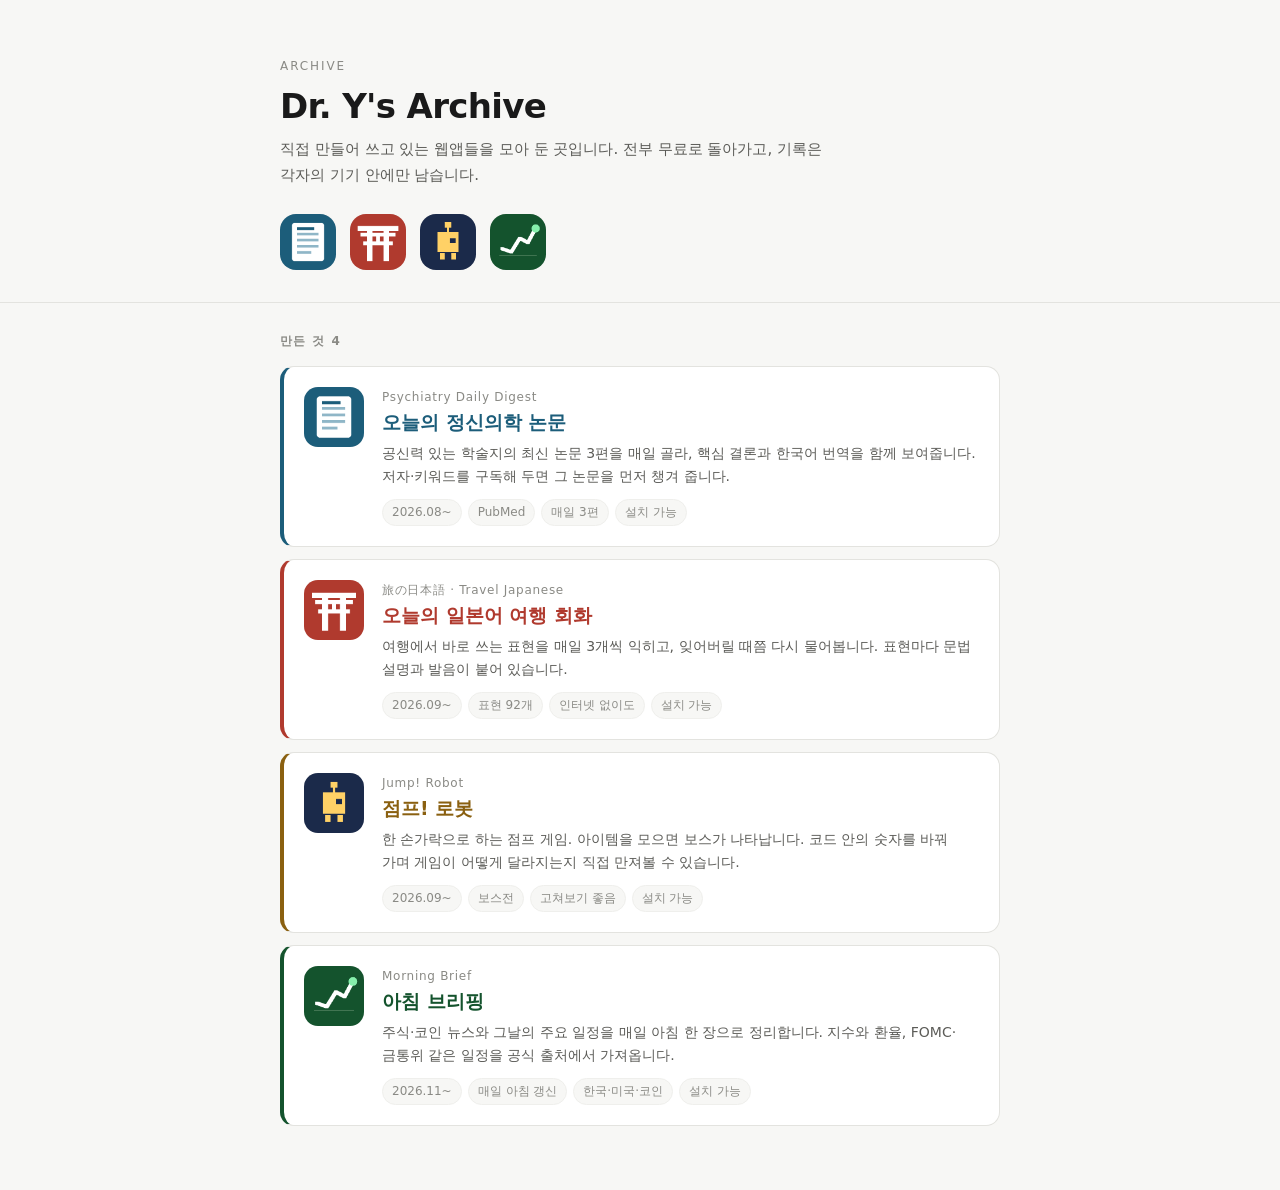
<file: index.html>
<!DOCTYPE html>
<!--
  ============================================================
  index.html  =  Dr. Y's Archive (지금까지 만든 것들을 모아 두는 첫 화면)
  ------------------------------------------------------------
  이 저장소에는 앱이 세 개 있습니다.

      /psychiatry/  →  오늘의 정신의학 논문
      /japanese/    →  오늘의 일본어 여행 회화
      /game/        →  점프! 로봇
      /stocks/      →  아침 브리핑

  이 페이지는 그 셋으로 가는 갈림길이자 목록입니다.
  하는 일이 따로 없어서 CSS 파일을 따로 두지 않고 아래 <style> 안에 함께 적었습니다.
  (파일 하나로 끝나는 작은 페이지라면 이렇게 두는 편이 오히려 보기 편합니다)

  ※ 앱을 새로 만들면 두 군데를 고쳐야 합니다.
       (1) 머리말 아래 '바로가기' 줄에 아이콘 한 줄
       (2) '서가' 부분에 <a class="item"> 한 칸
     각 자리에 자세한 방법을 적어두었습니다.

  ※ 화면에는 앱 목록만 둡니다.
     '설치하는 법' 이나 '왜 이 페이지는 설치 대상이 아닌가' 같은 이야기는
     한 번 읽으면 그만인 내용이라, 화면에 계속 붙여두지 않고
     이 주석과 저장소 안내서(../README.md)에만 적어둡니다.

  ※ 이 페이지에는 일부러 manifest.json 을 연결하지 않았습니다.
     manifest 는 "여기서부터 아래는 내 앱의 영역"이라고 선언하는 파일인데,
     루트에서 선언하면 그 영역이 하위 폴더를 전부 삼켜버립니다.
     실제로 그 탓에 일본어 앱을 열어도 논문 앱 창에서 논문 앱 아이콘으로
     열리는 문제가 있었습니다. 이 페이지를 '설치 대상이 아닌' 상태로 두면
     앱들의 영역이 서로 겹치지 않습니다.

  ※ 주의 — 주석 안에 또 주석을 넣으면 안 됩니다.
     가장 먼저 나오는 닫는 표시에서 끝나버려 뒤의 글자가 화면에 노출됩니다.
  ============================================================
-->
<html lang="ko">
<head>
  <meta charset="UTF-8">
  <meta name="viewport" content="width=device-width, initial-scale=1.0">
  <title>Dr. Y's Archive</title>

  <link rel="icon" type="image/png" sizes="32x32" href="icons/favicon-32.png">
  <link rel="apple-touch-icon" sizes="180x180" href="icons/apple-touch-icon-180.png">
  <meta name="theme-color" content="#1c5d7a">

  <style>
    /* 색을 이름표로 정해두고 var(--이름) 으로 꺼내 씁니다 */
    :root {
      --bg:        #f7f7f5;
      --surface:   #ffffff;
      --text:      #1a1a1a;
      --text-soft: #5c5c58;
      --text-mute: #8a8a85;
      --line:      #e3e3df;
      --line-soft: #efefec;
      --paper:     #1c5d7a;   /* 논문 앱 색 */
      --japan:     #b03a2e;   /* 일본어 앱 색 */
      /*
        게임 아이콘의 노란색(#d9a441)을 그대로 글자에 쓰면 흰 바탕에서 너무 흐립니다.
        재보니 대비가 2.25:1 로, 글자에 필요한 4.5:1 에 한참 못 미쳤습니다.
        같은 계열이되 충분히 진한 색으로 바꿨습니다 (5.58:1).
      */
      --game:      #8a6010;   /* 게임 색 */
      --stocks:    #14532d;   /* 아침 브리핑 색 (짙은 초록) */
    }

    /* 기기를 다크 모드로 쓰고 있으면 색만 바꿉니다 */
    @media (prefers-color-scheme: dark) {
      :root {
        --bg:        #16181a;
        --surface:   #1f2225;
        --text:      #eceae5;
        --text-soft: #b3b1ab;
        --text-mute: #86847f;
        --line:      #33373b;
        --line-soft: #282c30;
        --paper:     #7fc0dd;
        --japan:     #e88a7d;
        --game:      #f0c46a;
        --stocks:    #6bbf8a;
      }
    }

    * { box-sizing: border-box; }

    body {
      margin: 0;
      background: var(--bg);
      color: var(--text);
      font-family: -apple-system, "Apple SD Gothic Neo", "Pretendard",
                   "Malgun Gothic", "맑은 고딕", system-ui, sans-serif;
      font-size: 16px;
      line-height: 1.7;
      -webkit-text-size-adjust: 100%;
      /* 한국어는 단어 중간에서 줄이 바뀌면 읽기 불편합니다 */
      word-break: keep-all;
      overflow-wrap: anywhere;
    }

    .wrap {
      width: 100%;
      max-width: 760px;
      margin: 0 auto;
      padding-inline: 20px;
    }

    /* ---------- 머리말 ---------- */
    .site-header {
      padding-block: 56px 32px;
      border-bottom: 1px solid var(--line);
    }
    .site-header .mark {
      margin: 0 0 10px;
      font-size: 12px;
      letter-spacing: 0.16em;
      text-transform: uppercase;
      color: var(--text-mute);
    }
    h1 {
      margin: 0 0 10px;
      font-size: 34px;
      line-height: 1.2;
      letter-spacing: -0.02em;
      /* 이름은 영어라 keep-all 이 필요 없고, 오히려 붙여 쓰는 편이 낫습니다 */
      word-break: normal;
    }
    .site-header .lede {
      margin: 0;
      max-width: 560px;
      color: var(--text-soft);
      font-size: 15px;
    }

    /* ---------- 바로가기 (아이콘만) ----------
       설명 없이 아이콘만 늘어놓아, 어디로 갈지 이미 아는 경우에
       한 번에 누를 수 있게 한 줄입니다. 아래 서가와 같은 곳으로 갑니다. */
    .dock {
      display: flex;
      flex-wrap: wrap;
      gap: 14px;
      margin-top: 26px;
    }

    .dock a {
      display: block;
      border-radius: 16px;
      /* 누를 수 있는 곳임을 알리되, 평소에는 조용히 있게 합니다 */
      transition: transform 0.15s, box-shadow 0.15s;
    }

    .dock img {
      display: block;
      width: 56px;
      height: 56px;
      border-radius: 16px;
      box-shadow: 0 0 0 1px rgba(0, 0, 0, 0.06) inset;
    }

    @media (hover: hover) {
      .dock a:hover {
        transform: translateY(-2px);
        box-shadow: 0 4px 14px rgba(0, 0, 0, 0.14);
      }
    }

    /* 키보드로 이동할 때 지금 어디에 있는지 보이게 합니다 */
    .dock a:focus-visible {
      outline: 2px solid var(--paper);
      outline-offset: 3px;
    }

    /* ---------- 서가 ---------- */
    .shelf {
      /* 꼬리말이 없으므로 아래 여백은 여기서 줍니다 */
      padding-block: 28px 64px;
    }
    .shelf-label {
      margin: 0 0 14px;
      font-size: 12px;
      letter-spacing: 0.12em;
      text-transform: uppercase;
      color: var(--text-mute);
    }

    .items {
      display: grid;
      gap: 12px;
    }

    /*
      칸 하나가 통째로 링크입니다. 가로로 [아이콘][글] 두 덩어리로 놓고,
      화면이 좁아지면 아이콘을 조금 줄여 글자 자리를 확보합니다.
    */
    .item {
      display: flex;
      gap: 18px;
      align-items: flex-start;
      padding: 20px;
      border: 1px solid var(--line);
      border-radius: 14px;
      background: var(--surface);
      color: inherit;
      text-decoration: none;
      transition: border-color 0.15s, box-shadow 0.15s, transform 0.15s;
    }

    .item .icon {
      flex: 0 0 auto;
      width: 60px;
      height: 60px;
      border-radius: 14px;
      /* 아이콘 그림이 칸에 딱 맞게 들어가도록 합니다 */
      object-fit: cover;
      /* 밝은 배경 위에서 아이콘 가장자리가 흐릿해 보이지 않도록 얇은 테두리를 둡니다 */
      box-shadow: 0 0 0 1px rgba(0, 0, 0, 0.06) inset;
    }

    .item .body { min-width: 0; }   /* 긴 글자가 칸을 밀어내지 못하게 */

    .item .eyebrow {
      margin: 0 0 3px;
      font-size: 12px;
      letter-spacing: 0.06em;
      color: var(--text-mute);
      word-break: normal;
    }
    .item h2 {
      margin: 0 0 6px;
      font-size: 19px;
      line-height: 1.35;
    }
    .item .desc {
      margin: 0 0 10px;
      font-size: 14px;
      color: var(--text-soft);
    }

    /* 아래 줄 — 만든 때와 무엇으로 만들었는지 */
    .meta {
      display: flex;
      flex-wrap: wrap;
      gap: 6px;
      margin: 0;
      list-style: none;
      padding: 0;
    }
    .meta li {
      padding: 2px 9px;
      border: 1px solid var(--line-soft);
      border-radius: 999px;
      font-size: 12px;
      color: var(--text-mute);
      background: var(--bg);
      word-break: normal;
    }

    /* 왼쪽 테두리 색과 제목 색으로 앱을 구분합니다 */
    .item.paper { border-left: 4px solid var(--paper); }
    .item.japan { border-left: 4px solid var(--japan); }
    .item.game  { border-left: 4px solid var(--game); }
    .item.stocks { border-left: 4px solid var(--stocks); }
    .item.paper h2 { color: var(--paper); }
    .item.japan h2 { color: var(--japan); }
    .item.game  h2 { color: var(--game); }
    .item.stocks h2 { color: var(--stocks); }
    .item.paper:hover { border-color: var(--paper); }
    .item.japan:hover { border-color: var(--japan); }
    .item.game:hover  { border-color: var(--game); }
    .item.stocks:hover { border-color: var(--stocks); }

    /*
      마우스를 쓰는 기기에서만 떠오르는 효과를 줍니다.
      터치 화면에서는 손가락을 뗀 뒤에도 효과가 남아 눌린 것처럼 보입니다.
    */
    @media (hover: hover) {
      .item:hover {
        box-shadow: 0 3px 16px rgba(0, 0, 0, 0.08);
        transform: translateY(-1px);
      }
    }

    /* 키보드로 이동할 때 지금 어디에 있는지 보이게 합니다 */
    .item:focus-visible {
      outline: 2px solid var(--paper);
      outline-offset: 2px;
    }

    /* ---------- 화면이 좁을 때 ---------- */
    @media (max-width: 480px) {
      .site-header { padding-block: 40px 26px; }
      h1 { font-size: 28px; }
      .item { gap: 14px; padding: 16px; }
      .item .icon { width: 48px; height: 48px; border-radius: 11px; }
      .dock { gap: 12px; margin-top: 22px; }
      .dock img { width: 50px; height: 50px; border-radius: 14px; }
    }
  </style>
</head>

<body>

  <!-- ========== 1) 머리말 ========== -->
  <header class="site-header">
    <div class="wrap">
      <p class="mark">Archive</p>
      <h1>Dr. Y's Archive</h1>
      <p class="lede">
        직접 만들어 쓰고 있는 웹앱들을 모아 둔 곳입니다.
        전부 무료로 돌아가고, 기록은 각자의 기기 안에만 남습니다.
      </p>

      <!--
        아이콘만 늘어놓은 바로가기 줄입니다.
        아래 서가와 같은 곳으로 가지만, 설명을 읽지 않고 바로 누를 때 씁니다.

        ※ 글자가 하나도 없는 링크는 화면 낭독기가 "링크" 라고만 읽어서
          어디로 가는지 알 수 없습니다. 그래서 aria-label 로 이름을 붙였습니다.
          title 은 마우스를 올렸을 때 뜨는 설명입니다.

        ※ 앱을 새로 만들면 여기에도 한 줄을 더해주세요.
          아래 서가에만 넣고 여기를 빠뜨리면 줄이 어긋나 보입니다.
          (검사가 두 곳의 개수를 맞춰 보고 잡아 줍니다)
      -->
      <nav class="dock" aria-label="앱 바로가기">
        <a href="psychiatry/" aria-label="오늘의 정신의학 논문" title="오늘의 정신의학 논문">
          <img src="psychiatry/icons/icon-192.png" alt="" width="192" height="192">
        </a>
        <a href="japanese/" aria-label="오늘의 일본어 여행 회화" title="오늘의 일본어 여행 회화">
          <img src="japanese/icons/icon-192.png" alt="" width="192" height="192">
        </a>
        <a href="game/" aria-label="점프! 로봇" title="점프! 로봇">
          <img src="game/icons/game-icon-192.png" alt="" width="192" height="192">
        </a>
        <a href="stocks/" aria-label="아침 브리핑" title="아침 브리핑">
          <img src="stocks/icons/icon-192.png" alt="" width="192" height="192">
        </a>
      </nav>
    </div>
  </header>

  <!-- ========== 2) 서가 ========== -->
  <main class="wrap">
    <section class="shelf" aria-labelledby="shelfLabel">
      <h2 class="shelf-label" id="shelfLabel">만든 것 4</h2>

      <div class="items">

        <!--
          ========== 새 앱을 추가하려면 ==========
          아래 <a class="item ..."> 한 덩어리를 통째로 복사해서 고치시면 됩니다.

            1. class 의 둘째 이름(paper·japan·game)을 새로 하나 정하고,
               위 <style> 의 '왼쪽 테두리 색' 부분에 같은 이름으로 네 줄을 더합니다.
            2. href 를 새 폴더 이름으로 (예: "recipe/")
            3. src 를 그 폴더의 아이콘 파일로
            4. 제목·설명·아래 꼬리표(meta)를 고칩니다
            5. 위 '만든 것 4' 의 숫자도 함께 올려주세요

          ※ alt 는 그림을 못 볼 때 대신 읽히는 글입니다.
             여기서는 바로 옆에 같은 이름이 글로 적혀 있으므로 비워 둡니다.
             비워 두면 화면 낭독기가 같은 말을 두 번 읽지 않습니다.
        -->

        <a class="item paper" href="psychiatry/">
          <img class="icon" src="psychiatry/icons/icon-192.png" alt="" width="192" height="192">
          <div class="body">
            <p class="eyebrow">Psychiatry Daily Digest</p>
            <h2>오늘의 정신의학 논문</h2>
            <p class="desc">
              공신력 있는 학술지의 최신 논문 3편을 매일 골라, 핵심 결론과 한국어 번역을 함께 보여줍니다.
              저자·키워드를 구독해 두면 그 논문을 먼저 챙겨 줍니다.
            </p>
            <ul class="meta">
              <li>2026.08~</li>
              <li>PubMed</li>
              <li>매일 3편</li>
              <li>설치 가능</li>
            </ul>
          </div>
        </a>

        <a class="item japan" href="japanese/">
          <img class="icon" src="japanese/icons/icon-192.png" alt="" width="192" height="192">
          <div class="body">
            <p class="eyebrow">旅の日本語 · Travel Japanese</p>
            <h2>오늘의 일본어 여행 회화</h2>
            <p class="desc">
              여행에서 바로 쓰는 표현을 매일 3개씩 익히고, 잊어버릴 때쯤 다시 물어봅니다.
              표현마다 문법 설명과 발음이 붙어 있습니다.
            </p>
            <ul class="meta">
              <li>2026.09~</li>
              <li>표현 92개</li>
              <li>인터넷 없이도</li>
              <li>설치 가능</li>
            </ul>
          </div>
        </a>

        <a class="item game" href="game/">
          <img class="icon" src="game/icons/game-icon-192.png" alt="" width="192" height="192">
          <div class="body">
            <p class="eyebrow">Jump! Robot</p>
            <h2>점프! 로봇</h2>
            <p class="desc">
              한 손가락으로 하는 점프 게임. 아이템을 모으면 보스가 나타납니다.
              코드 안의 숫자를 바꿔 가며 게임이 어떻게 달라지는지 직접 만져볼 수 있습니다.
            </p>
            <ul class="meta">
              <li>2026.09~</li>
              <li>보스전</li>
              <li>고쳐보기 좋음</li>
              <li>설치 가능</li>
            </ul>
          </div>
        </a>

        <a class="item stocks" href="stocks/">
          <img class="icon" src="stocks/icons/icon-192.png" alt="" width="192" height="192">
          <div class="body">
            <p class="eyebrow">Morning Brief</p>
            <h2>아침 브리핑</h2>
            <p class="desc">
              주식·코인 뉴스와 그날의 주요 일정을 매일 아침 한 장으로 정리합니다.
              지수와 환율, FOMC·금통위 같은 일정을 공식 출처에서 가져옵니다.
            </p>
            <ul class="meta">
              <li>2026.11~</li>
              <li>매일 아침 갱신</li>
              <li>한국·미국·코인</li>
              <li>설치 가능</li>
            </ul>
          </div>
        </a>

      </div>
    </section>
  </main>

</body>
</html>
</file>
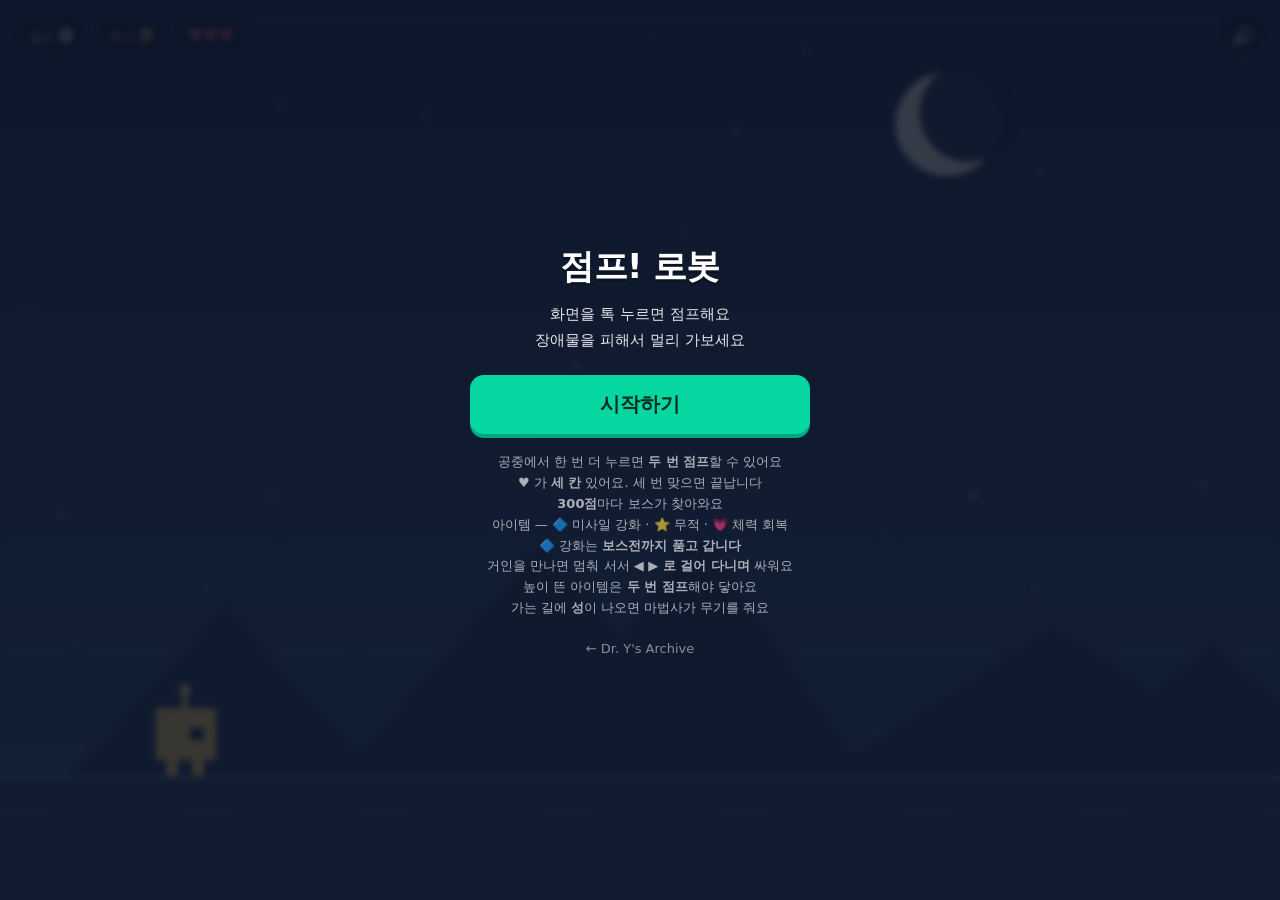
<file: game/index.html>
<!DOCTYPE html>
<!--
  ============================================================
  점프 게임 - index.html

  이 파일은 게임 화면의 "뼈대" 입니다.
  실제로 게임이 움직이는 것은 game.js 가 담당합니다.

  게임을 바꿔보고 싶으면 game.js 맨 위의 '설정' 부분을 여세요.
  숫자만 바꿔도 게임이 완전히 달라집니다.
  ============================================================
-->
<html lang="ko">
<head>
  <meta charset="UTF-8">
  <!-- user-scalable=no : 게임 중에 두 손가락으로 화면이 확대되지 않게 막습니다 -->
  <meta name="viewport" content="width=device-width, initial-scale=1.0, maximum-scale=1.0, user-scalable=no, viewport-fit=cover">

  <title>점프! 로봇</title>

  <!-- 홈 화면에 추가했을 때 앱처럼 보이게 하는 설정들 -->
  <meta name="apple-mobile-web-app-title" content="점프! 로봇">
  <meta name="apple-mobile-web-app-capable" content="yes">
  <meta name="apple-mobile-web-app-status-bar-style" content="black-translucent">
  <link rel="apple-touch-icon" sizes="180x180" href="icons/game-icon-180.png">
  <link rel="apple-touch-icon" sizes="152x152" href="icons/game-icon-152.png">
  <link rel="icon" type="image/png" sizes="32x32" href="icons/game-favicon-32.png">
  <link rel="manifest" href="manifest.json">
  <meta name="theme-color" content="#1b2a4a">

  <link rel="stylesheet" href="style.css?v=13">
</head>

<body>

  <!-- 게임 그림이 그려지는 곳.
       canvas(캔버스) = 그림을 그릴 수 있는 도화지 같은 태그입니다.
       여기에 game.js 가 로봇, 장애물, 배경을 하나하나 그립니다. -->
  <canvas id="gameCanvas"></canvas>

  <!-- 게임 위에 겹쳐서 보이는 글자들 -->
  <div id="hud" class="hud">
    <div class="score-box">
      <span class="score-label">점수</span>
      <span id="score">0</span>
    </div>
    <div class="score-box best">
      <span class="score-label">최고</span>
      <span id="best">0</span>
    </div>
    <!-- 남은 체력. ♥ 가 남은 것, ♡ 가 잃은 것입니다. -->
    <div class="score-box hearts" id="hearts">♥♥♥</div>
    <!-- 지금 걸려 있는 효과 (강화 · 무적). 없으면 감춥니다. -->
    <div class="score-box buffs" id="buffBox" hidden>
      <span id="buffs"></span>
    </div>
    <!-- 오른쪽 끝의 버튼 두 개.
         한 묶음으로 감싸면 멈춤 버튼이 숨어도 소리 버튼이 제자리에 남습니다. -->
    <div class="hud-buttons">
      <!-- 게임 중에만 나옵니다. 누르면 멈추고 처음 화면이 뜹니다. -->
      <button id="pauseBtn" class="pause-btn" type="button" hidden>멈춤</button>
      <button id="soundBtn" class="sound-btn" type="button" aria-label="소리 켜기/끄기">🔊</button>
    </div>
  </div>

  <!-- 보스와 싸울 때만 나타나는 발사 버튼.
       화면 아무 데나 누르면 점프이므로, 쏘는 것만 버튼을 따로 두었습니다. -->
  <button id="fireBtn" class="fire-btn" type="button" hidden>발사</button>

  <!-- 거인과 싸울 때만 나타나는 좌우 걷기 버튼.
       싸우는 동안에는 세상이 멈추고 로봇이 직접 걸어 다닙니다.
       누르고 있는 동안 계속 움직이고, 떼면 멈춥니다. -->
  <div id="moveBtns" class="move-btns" hidden>
    <button id="leftBtn" class="move-btn" type="button" aria-label="왼쪽으로">◀</button>
    <button id="rightBtn" class="move-btn" type="button" aria-label="오른쪽으로">▶</button>
  </div>

  <!-- 마법사가 무기를 내어주는 화면.
       성 앞에 멈춰 섰을 때만 나옵니다. game.js 가 선택지를 만들어 넣습니다.
       시작 화면(#overlay)과 따로 둔 이유는, 둘이 겹쳐 뜰 일이 없고
       각자 필요한 것만 담는 편이 고치기 쉽기 때문입니다. -->
  <div id="shopOverlay" class="overlay shop" hidden>
    <div class="panel shop-panel">
      <h2 class="shop-title">🧙 마법사가 무기를 내어줍니다</h2>
      <p class="shop-sub">하나를 고르세요 · <strong>다치면 원래 무기로 돌아갑니다</strong></p>
      <div id="weaponList" class="weapon-list"></div>
    </div>
  </div>

  <!-- 시작 화면 / 게임오버 화면.
       평소엔 숨어 있다가 game.js 가 필요할 때 보여줍니다. -->
  <div id="overlay" class="overlay">
    <div class="panel">
      <h1 id="overlayTitle">점프! 로봇</h1>
      <p id="overlayText">화면을 톡 누르면 점프해요<br>장애물을 피해서 멀리 가보세요</p>

      <div id="resultBox" class="result" hidden>
        <div class="result-row"><span>이번 점수</span><strong id="finalScore">0</strong></div>
        <div class="result-row"><span>최고 점수</span><strong id="finalBest">0</strong></div>
        <p id="newRecord" class="new-record" hidden>🎉 신기록!</p>
      </div>

      <button id="startBtn" class="start-btn" type="button">시작하기</button>

      <!-- 멈췄을 때만 나옵니다. 누르면 이번 판을 끝내고 결과를 보여줍니다. -->
      <button id="quitBtn" class="quit-btn" type="button" hidden>그만두기</button>

      <p class="hint">
        공중에서 한 번 더 누르면 <strong>두 번 점프</strong>할 수 있어요<br>
        ♥ 가 <strong>세 칸</strong> 있어요. 세 번 맞으면 끝납니다<br>
        <strong>300점</strong>마다 보스가 찾아와요<br>
        아이템 — 🔷 미사일 강화 · ⭐ 무적 · 💗 체력 회복<br>
        🔷 강화는 <strong>보스전까지 품고 갑니다</strong><br>
        거인을 만나면 멈춰 서서 <strong>◀ ▶ 로 걸어 다니며</strong> 싸워요<br>
        높이 뜬 아이템은 <strong>두 번 점프</strong>해야 닿아요<br>
        가는 길에 <strong>성</strong>이 나오면 마법사가 무기를 줘요
      </p>

      <!-- 브라우저에서 열었을 때 목록 화면으로 돌아가는 줄.
           설치한 앱으로 열었을 때는 style.css 가 이 줄을 감춥니다. -->
      <p class="back-home"><a href="../">← Dr. Y's Archive</a></p>
    </div>
  </div>

  <script src="game.js?v=13"></script>
</body>
</html>
</file>
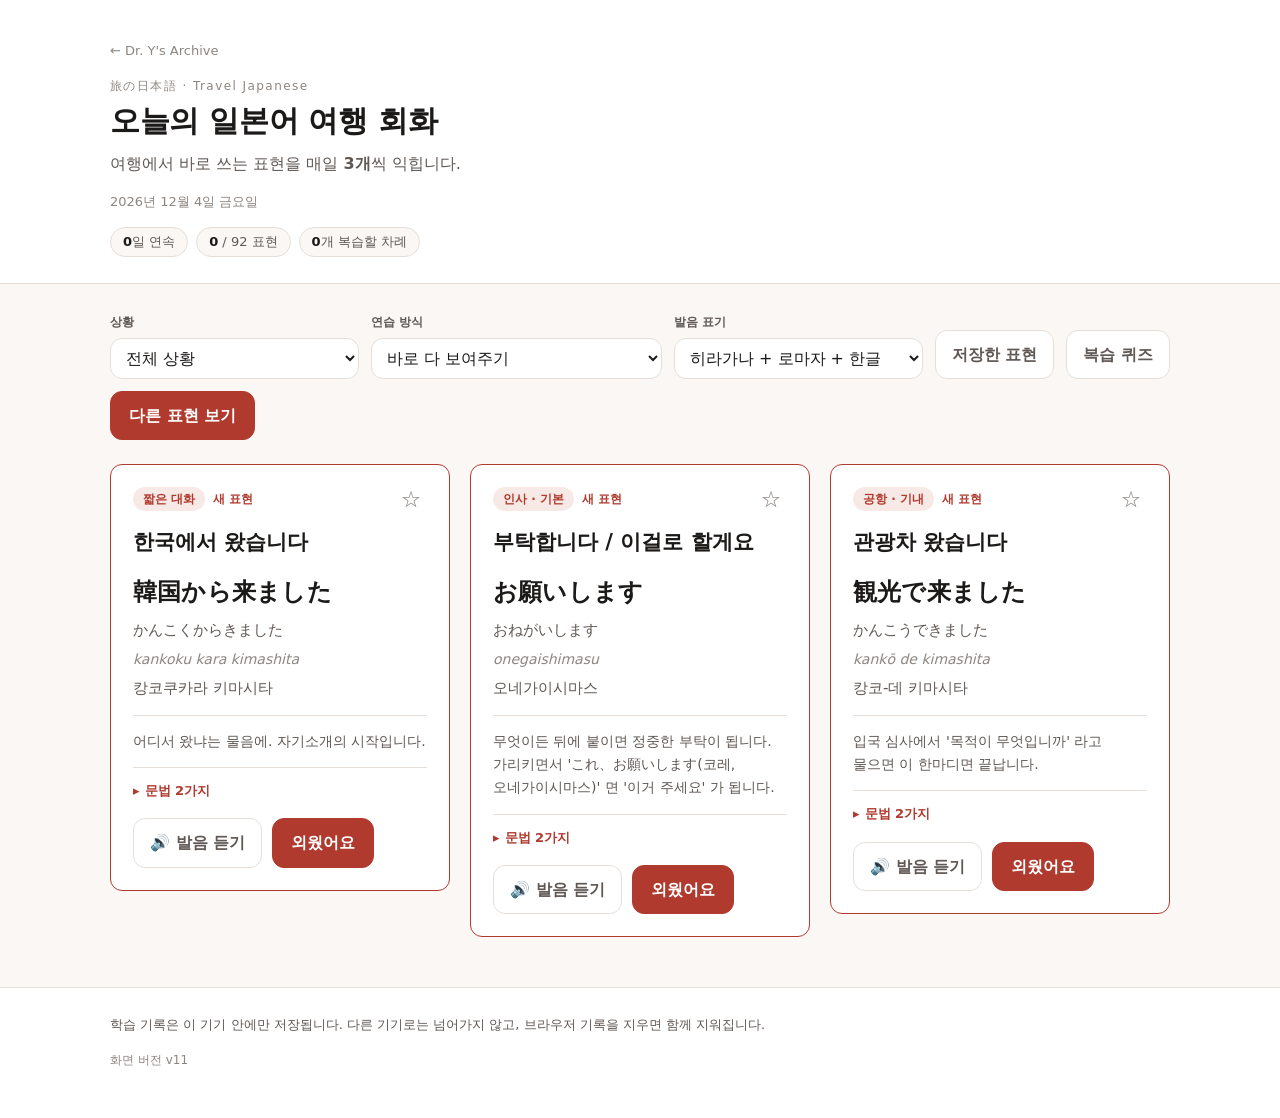
<file: japanese/index.html>
<!DOCTYPE html>
<!--
  ============================================================
  japanese/index.html  =  일본어 여행 회화 앱의 "뼈대"
  ------------------------------------------------------------
  HTML은 "무엇이 있는가"를 적는 언어입니다.
  <태그> 내용 </태그>  형태로 쓰며, 여는 태그와 닫는 태그가 짝을 이룹니다.

  이 폴더(japanese/)는 논문 앱과 완전히 분리되어 있습니다.
  파일 이름이 같아도(index.html, app.js …) 폴더가 다르므로 서로 영향이 없습니다.

  ※ 주의 — 주석 안에 또 주석을 넣으면 안 됩니다.
     주석은 "가장 먼저 나오는 닫는 표시"에서 끝나버려서,
     그 뒤의 글자가 화면에 그대로 노출되고 페이지 구조가 깨집니다.
     논문 앱에서 실제로 겪은 실수라, tests/japanese.test.mjs 가 이 부분을 검사합니다.
  ============================================================
-->
<html lang="ko">
<head>
  <!-- head 안의 내용은 화면에 안 보입니다. 브라우저에게 주는 설명서입니다. -->

  <!-- 한글·일본어가 깨지지 않게 하는 설정. 반드시 있어야 합니다. -->
  <meta charset="UTF-8">

  <!-- 휴대폰에서도 화면 크기에 맞게 보이도록 하는 설정 -->
  <meta name="viewport" content="width=device-width, initial-scale=1.0">

  <!-- 브라우저 탭에 표시되는 이름 -->
  <title>오늘의 일본어 여행 회화</title>

  <!-- ↓ 아이폰·아이패드에서 "홈 화면에 추가"했을 때 앱처럼 보이게 하는 설정들 -->
  <meta name="apple-mobile-web-app-title" content="일본어 회화">
  <meta name="apple-mobile-web-app-capable" content="yes">
  <meta name="apple-mobile-web-app-status-bar-style" content="default">
  <link rel="apple-touch-icon" sizes="180x180" href="icons/apple-touch-icon-180.png">
  <link rel="apple-touch-icon" sizes="167x167" href="icons/apple-touch-icon-167.png">
  <link rel="apple-touch-icon" sizes="152x152" href="icons/apple-touch-icon-152.png">
  <link rel="icon" type="image/png" sizes="32x32" href="icons/favicon-32.png">
  <meta name="theme-color" content="#b03a2e">

  <!-- 데스크탑(크롬·엣지)에서 '앱으로 설치'가 가능하도록 알려주는 파일입니다. -->
  <link rel="manifest" href="manifest.json">

  <!-- 우리가 만든 디자인 파일을 불러옵니다 -->
  <link rel="stylesheet" href="style.css?v=11">
</head>

<body>
  <!-- body 안의 내용이 실제로 화면에 보이는 부분입니다. -->

  <!-- ========== 1) 맨 위 머리말 ========== -->
  <header class="site-header">
    <div class="wrap">
      <!-- 브라우저에서 열었을 때 목록 화면으로 돌아가는 줄.
           설치한 앱으로 열었을 때는 style.css 가 이 줄을 감춥니다. -->
      <p class="back-home"><a href="../">← Dr. Y's Archive</a></p>

      <p class="eyebrow">旅の日本語 · Travel Japanese</p>
      <h1>오늘의 일본어 여행 회화</h1>
      <p class="lede">
        여행에서 바로 쓰는 표현을 매일 <strong>3개</strong>씩 익힙니다.
      </p>
      <!-- id가 붙은 곳은 나중에 app.js가 내용을 채워 넣는 자리입니다 -->
      <p class="today" id="todayLabel"></p>

      <!-- 지금까지의 학습 상황 (연속 일수 · 익힌 개수 · 복습할 개수) -->
      <div class="stats" id="statsBox"></div>
    </div>
  </header>

  <main class="wrap">

    <!-- ========== 2) 보기 방식을 고르는 곳 ========== -->
    <section class="controls" aria-label="학습 설정">

      <div class="control">
        <label for="sceneSelect">상황</label>
        <!-- select = 여러 개 중 하나를 고르는 드롭다운 메뉴 -->
        <!-- 상황 목록은 phrases.js 에 적혀 있고, app.js 가 이 안을 채웁니다 -->
        <select id="sceneSelect">
          <option value="all">전체 상황</option>
        </select>
      </div>

      <div class="control">
        <label for="modeSelect">연습 방식</label>
        <!-- selected 를 붙인 것이 처음 열었을 때의 기본값입니다.
             (아무 데도 안 붙이면 맨 위 항목이 기본값이 됩니다) -->
        <select id="modeSelect">
          <option value="뜻먼저">한국어 뜻 보고 → 일본어 떠올리기</option>
          <option value="일본어먼저">일본어 보고 → 뜻 떠올리기</option>
          <option value="바로보기" selected>바로 다 보여주기</option>
        </select>
      </div>

      <div class="control">
        <label for="readingSelect">발음 표기</label>
        <select id="readingSelect">
          <option value="all">히라가나 + 로마자 + 한글</option>
          <option value="kana">히라가나만 (글자 익히기)</option>
          <option value="korean">한글 발음만 (급할 때)</option>
        </select>
      </div>

      <!-- button = 누를 수 있는 버튼 -->
      <!-- 이 버튼들의 글자는 app.js 가 상황에 맞게 바꿉니다 -->
      <button id="savedBtn" class="btn-secondary" type="button">저장한 표현</button>
      <button id="quizBtn" class="btn-secondary" type="button">복습 퀴즈</button>
      <button id="refreshBtn" class="btn-primary" type="button">다른 표현 보기</button>
    </section>

    <!-- ========== 3) 상태 메시지 자리 (안내 / 오류) ========== -->
    <!-- hidden 을 붙이면 평소엔 숨어 있고, 필요할 때 app.js가 보여줍니다 -->
    <div id="statusBox" class="status" hidden></div>

    <!-- ========== 4) '이 문법을 쓰는 표현' 을 볼 때의 머리말 자리 ========== -->
    <!-- 평소엔 숨어 있고, 카드에서 문법을 눌렀을 때만 나타납니다 -->
    <section id="grammarHeader" class="grammar-view" hidden></section>

    <!-- ========== 5) 표현 카드가 들어갈 자리 ========== -->
    <!-- 지금은 비어 있고, app.js가 여기에 오늘의 표현 3개를 만들어 넣습니다 -->
    <section id="phraseList" class="phrase-list"></section>

    <!-- ========== 6) 복습 퀴즈가 들어갈 자리 ========== -->
    <!-- 평소엔 숨어 있다가 '복습 퀴즈' 버튼을 누르면 나타납니다 -->
    <section id="quizBox" class="quiz" hidden></section>

  </main>

  <!-- ========== 7) 맨 아래 꼬리말 ========== -->
  <footer class="site-footer">
    <div class="wrap">
      <p class="disclaimer">
        학습 기록은 이 기기 안에만 저장됩니다. 다른 기기로는 넘어가지 않고,
        브라우저 기록을 지우면 함께 지워집니다.
      </p>
      <!-- 지금 보고 있는 화면이 최신인지 확인하는 자리입니다.
           app.js 가 스스로 자기 버전을 읽어서 채웁니다. -->
      <p class="version">화면 버전 <span id="appVersion">확인 중</span></p>
    </div>
  </footer>

  <!-- 표현 목록(교재)을 먼저 불러오고, 그다음 동작(app.js)을 불러옵니다.
       순서가 중요합니다 — app.js 는 표현 목록이 이미 있다고 생각하고 움직입니다. -->
  <!-- ?v=1 은 "이 파일이 바뀌었다"고 브라우저에 알리는 표시입니다.
       브라우저는 한 번 받은 파일을 한동안 저장해두고 다시 받지 않는데(캐시),
       주소가 달라지면 새 파일로 보고 다시 받아옵니다.
       코드를 크게 고친 뒤에는 이 숫자를 올려주세요. -->
  <script src="phrases.js?v=11"></script>
  <script src="app.js?v=11"></script>
</body>
</html>
</file>
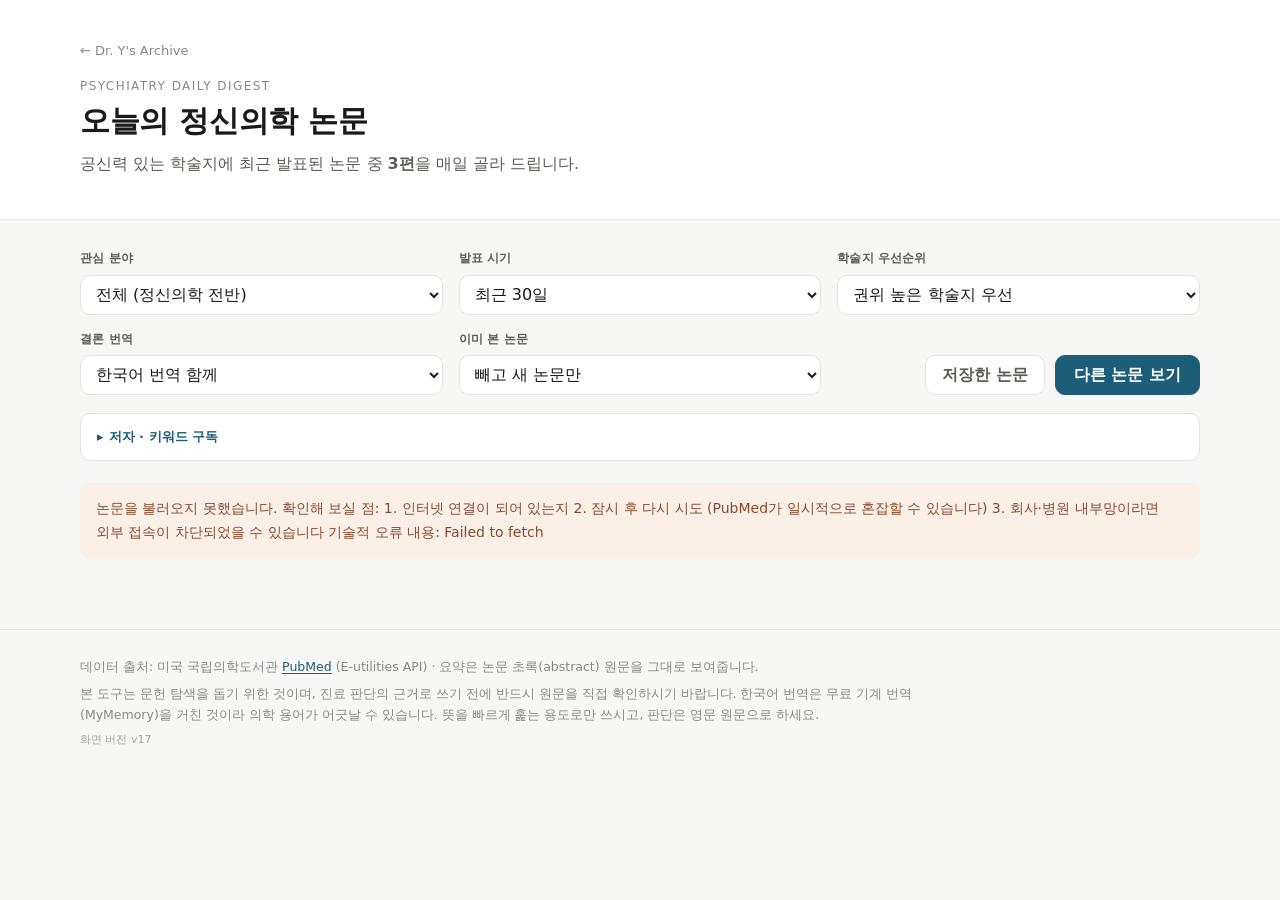
<file: psychiatry/index.html>
<!DOCTYPE html>
<!--
  ============================================================
  index.html  =  이 웹페이지의 "뼈대"
  ------------------------------------------------------------
  HTML은 "무엇이 있는가"를 적는 언어입니다.
  <태그> 내용 </태그>  형태로 씁니다. 여는 태그와 닫는 태그가 짝을 이룹니다.

  지금 읽고 계신 이 부분은 "주석"입니다. 화면에 나오지 않으며,
  나중에 다시 볼 때를 위해 설명을 적어두는 곳입니다.

  ※ 주의 — 주석 안에 또 주석을 넣으면 안 됩니다.
     주석은 "가장 먼저 나오는 닫는 표시"에서 끝나버리기 때문에,
     그 뒤의 글자가 화면에 그대로 노출되고 페이지 구조가 깨집니다.
     실제로 이 파일에서 그 실수가 있었고, 그 탓에 head 안에 적은
     아이콘 설정이 전부 무시되는 문제가 있었습니다.
  ============================================================
-->
<html lang="ko">
<head>
  <!-- head 안의 내용은 화면에 안 보입니다. 브라우저에게 주는 설명서입니다. -->

  <!-- 한글이 깨지지 않게 하는 설정. 반드시 있어야 합니다. -->
  <meta charset="UTF-8">

  <!-- 휴대폰에서도 화면 크기에 맞게 보이도록 하는 설정 -->
  <meta name="viewport" content="width=device-width, initial-scale=1.0">

  <!-- 브라우저 탭에 표시되는 이름 -->
  <title>오늘의 정신의학 논문</title>

  <!-- ↓ 아이폰·아이패드에서 "홈 화면에 추가"했을 때 앱처럼 보이게 하는 설정들 -->

  <!-- 홈 화면 아이콘 아래에 표시될 짧은 이름 -->
  <meta name="apple-mobile-web-app-title" content="정신의학 논문">
  <!-- yes로 두면 사파리 주소창 없이 전체 화면으로 열립니다 -->
  <meta name="apple-mobile-web-app-capable" content="yes">
  <meta name="apple-mobile-web-app-status-bar-style" content="default">
  <!-- 홈 화면 아이콘 이미지.
       기기마다 쓰는 크기가 달라서 여러 개를 두면 더 또렷하게 나옵니다.
       sizes 로 크기를 알려주면 iOS가 알맞은 것을 골라 씁니다. -->
  <link rel="apple-touch-icon" sizes="180x180" href="icons/apple-touch-icon-180.png">
  <link rel="apple-touch-icon" sizes="167x167" href="icons/apple-touch-icon-167.png">
  <link rel="apple-touch-icon" sizes="152x152" href="icons/apple-touch-icon-152.png">
  <!-- 브라우저 탭에 뜨는 작은 아이콘 -->
  <link rel="icon" type="image/png" sizes="32x32" href="icons/favicon-32.png">
  <!-- 브라우저 주소창 색깔 (안드로이드 등) -->
  <meta name="theme-color" content="#1c5d7a">

  <!-- 데스크탑(크롬·엣지)에서 '앱으로 설치'가 가능하도록 알려주는 파일입니다.
       앱 이름, 아이콘, 창 모양 등이 manifest.json 에 적혀 있습니다. -->
  <link rel="manifest" href="manifest.json">

  <!-- 우리가 만든 디자인 파일(style.css)을 불러옵니다 -->
  <link rel="stylesheet" href="style.css?v=17">
</head>

<body>
  <!-- body 안의 내용이 실제로 화면에 보이는 부분입니다. -->

  <!-- ========== 1) 맨 위 머리말 ========== -->
  <header class="site-header">
    <div class="wrap">
      <!-- 브라우저에서 열었을 때 목록 화면으로 돌아가는 줄.
           설치한 앱으로 열었을 때는 style.css 가 이 줄을 감춥니다. -->
      <p class="back-home"><a href="../">← Dr. Y's Archive</a></p>

      <p class="eyebrow">Psychiatry Daily Digest</p>
      <h1>오늘의 정신의학 논문</h1>
      <p class="lede">
        공신력 있는 학술지에 최근 발표된 논문 중 <strong>3편</strong>을 매일 골라 드립니다.
      </p>
      <!-- id가 붙은 곳은 나중에 app.js가 내용을 채워 넣는 자리입니다 -->
      <p class="today" id="todayLabel"></p>
    </div>
  </header>

  <main class="wrap">

    <!-- ========== 2) 검색 조건 고르는 곳 ========== -->
    <section class="controls" aria-label="검색 조건">

      <div class="control">
        <label for="topicSelect">관심 분야</label>
        <!-- select = 여러 개 중 하나를 고르는 드롭다운 메뉴 -->
        <select id="topicSelect">
          <option value="all">전체 (정신의학 전반)</option>
          <option value="mood">우울 · 불안</option>
          <option value="psychosis">조현병 · 정신병</option>
          <option value="bipolar">양극성 장애</option>
          <option value="child">소아 · 청소년</option>
          <option value="geriatric">노인 · 인지장애</option>
          <option value="addiction">중독 · 물질사용</option>
          <option value="sleep">수면</option>
          <option value="trauma">트라우마 · PTSD</option>
        </select>
      </div>

      <div class="control">
        <label for="daysSelect">발표 시기</label>
        <select id="daysSelect">
          <option value="30">최근 30일</option>
          <option value="7">최근 7일</option>
          <option value="90">최근 90일</option>
          <option value="365">최근 1년</option>
        </select>
      </div>

      <div class="control">
        <label for="rankSelect">학술지 우선순위</label>
        <select id="rankSelect">
          <option value="rank">권위 높은 학술지 우선</option>
          <option value="even">여러 학술지 골고루</option>
        </select>
      </div>

      <div class="control">
        <label for="transSelect">결론 번역</label>
        <select id="transSelect">
          <option value="on">한국어 번역 함께</option>
          <option value="off">원문만</option>
        </select>
      </div>

      <div class="control">
        <label for="seenSelect">이미 본 논문</label>
        <select id="seenSelect">
          <option value="exclude">빼고 새 논문만</option>
          <option value="include">다시 봐도 괜찮음</option>
        </select>
      </div>

      <!-- 버튼 두 개는 한 묶음으로 감싸 둡니다.
           위의 선택칸들과 함께 격자(grid)의 한 칸을 차지하게 되어,
           선택칸이 두 줄로 나뉘어도 줄 간격이 어긋나지 않습니다. -->
      <div class="control-actions">
        <!-- button = 누를 수 있는 버튼 -->
        <!-- 이 버튼의 글자는 app.js 가 상황에 맞게 바꿉니다 -->
        <button id="bookmarkBtn" class="btn-secondary" type="button">저장한 논문</button>

        <button id="refreshBtn" class="btn-primary" type="button">
          다른 논문 보기
        </button>
      </div>
    </section>

    <!-- ========== 3) 저자·키워드 구독 ==========
         평소엔 접혀 있고, 눌러야 펴집니다.
         매일 보는 화면에 늘 펼쳐져 있을 내용은 아니기 때문입니다. -->
    <details id="subsBox" class="subs">
      <summary id="subsSummary">저자 · 키워드 구독</summary>

      <div class="subs-body">
        <p class="subs-help">
          쫓고 있는 연구자나 주제를 등록해두면, 그 논문이 나왔을 때
          오늘의 3편 안에 <strong>최대 2편까지</strong> 먼저 넣어 드립니다.
          등록한 것이 없으면 평소대로 동작합니다.
        </p>

        <form id="subsForm" class="subs-form">
          <select id="subsKind" aria-label="구독 종류">
            <option value="author">저자</option>
            <option value="keyword">키워드</option>
          </select>
          <input id="subsInput" type="text" autocomplete="off"
                 placeholder="예: Kim SY  또는  ketamine">
          <button class="btn-secondary" type="submit">추가</button>
        </form>

        <!-- 등록한 목록이 app.js 에 의해 여기에 채워집니다 -->
        <ul id="subsList" class="subs-list"></ul>
      </div>
    </details>

    <!-- ========== 4) 상태 메시지 자리 (불러오는 중 / 오류) ========== -->
    <!-- hidden 을 붙이면 평소엔 숨어 있고, 필요할 때 app.js가 보여줍니다 -->
    <div id="statusBox" class="status" hidden></div>

    <!-- ========== 5) 논문 카드가 들어갈 자리 ========== -->
    <!-- 지금은 비어 있고, app.js가 여기에 논문 3개를 만들어 넣습니다 -->
    <section id="paperList" class="paper-list"></section>

  </main>

  <!-- ========== 6) 맨 아래 꼬리말 ========== -->
  <footer class="site-footer">
    <div class="wrap">
      <p>
        데이터 출처: 미국 국립의학도서관
        <a href="https://pubmed.ncbi.nlm.nih.gov/" target="_blank" rel="noopener">PubMed</a>
        (E-utilities API) · 요약은 논문 초록(abstract) 원문을 그대로 보여줍니다.
      </p>
      <p class="disclaimer">
        본 도구는 문헌 탐색을 돕기 위한 것이며, 진료 판단의 근거로 쓰기 전에
        반드시 원문을 직접 확인하시기 바랍니다.
        한국어 번역은 무료 기계 번역(MyMemory)을 거친 것이라 의학 용어가
        어긋날 수 있습니다. 뜻을 빠르게 훑는 용도로만 쓰시고, 판단은 영문 원문으로 하세요.
      </p>
      <!-- 지금 보고 있는 화면이 최신인지 확인하는 자리입니다.
           app.js 가 스스로 자기 버전을 읽어서 채웁니다. -->
      <p class="version">화면 버전 <span id="appVersion">확인 중</span></p>
    </div>
  </footer>

  <!-- 동작을 담당하는 app.js를 불러옵니다.
       body 맨 끝에 두는 이유: 위의 내용이 모두 만들어진 다음에 실행되도록 하기 위해서입니다. -->
  <!-- ?v=2 는 "이 파일이 바뀌었다"고 브라우저에 알리는 표시입니다.
       브라우저는 한 번 받은 파일을 한동안 저장해두고 다시 받지 않는데(캐시),
       주소가 달라지면 새 파일로 보고 다시 받아옵니다.
       코드를 크게 고친 뒤에는 이 숫자를 올려주세요. -->
  <script src="app.js?v=17"></script>
</body>
</html>
</file>
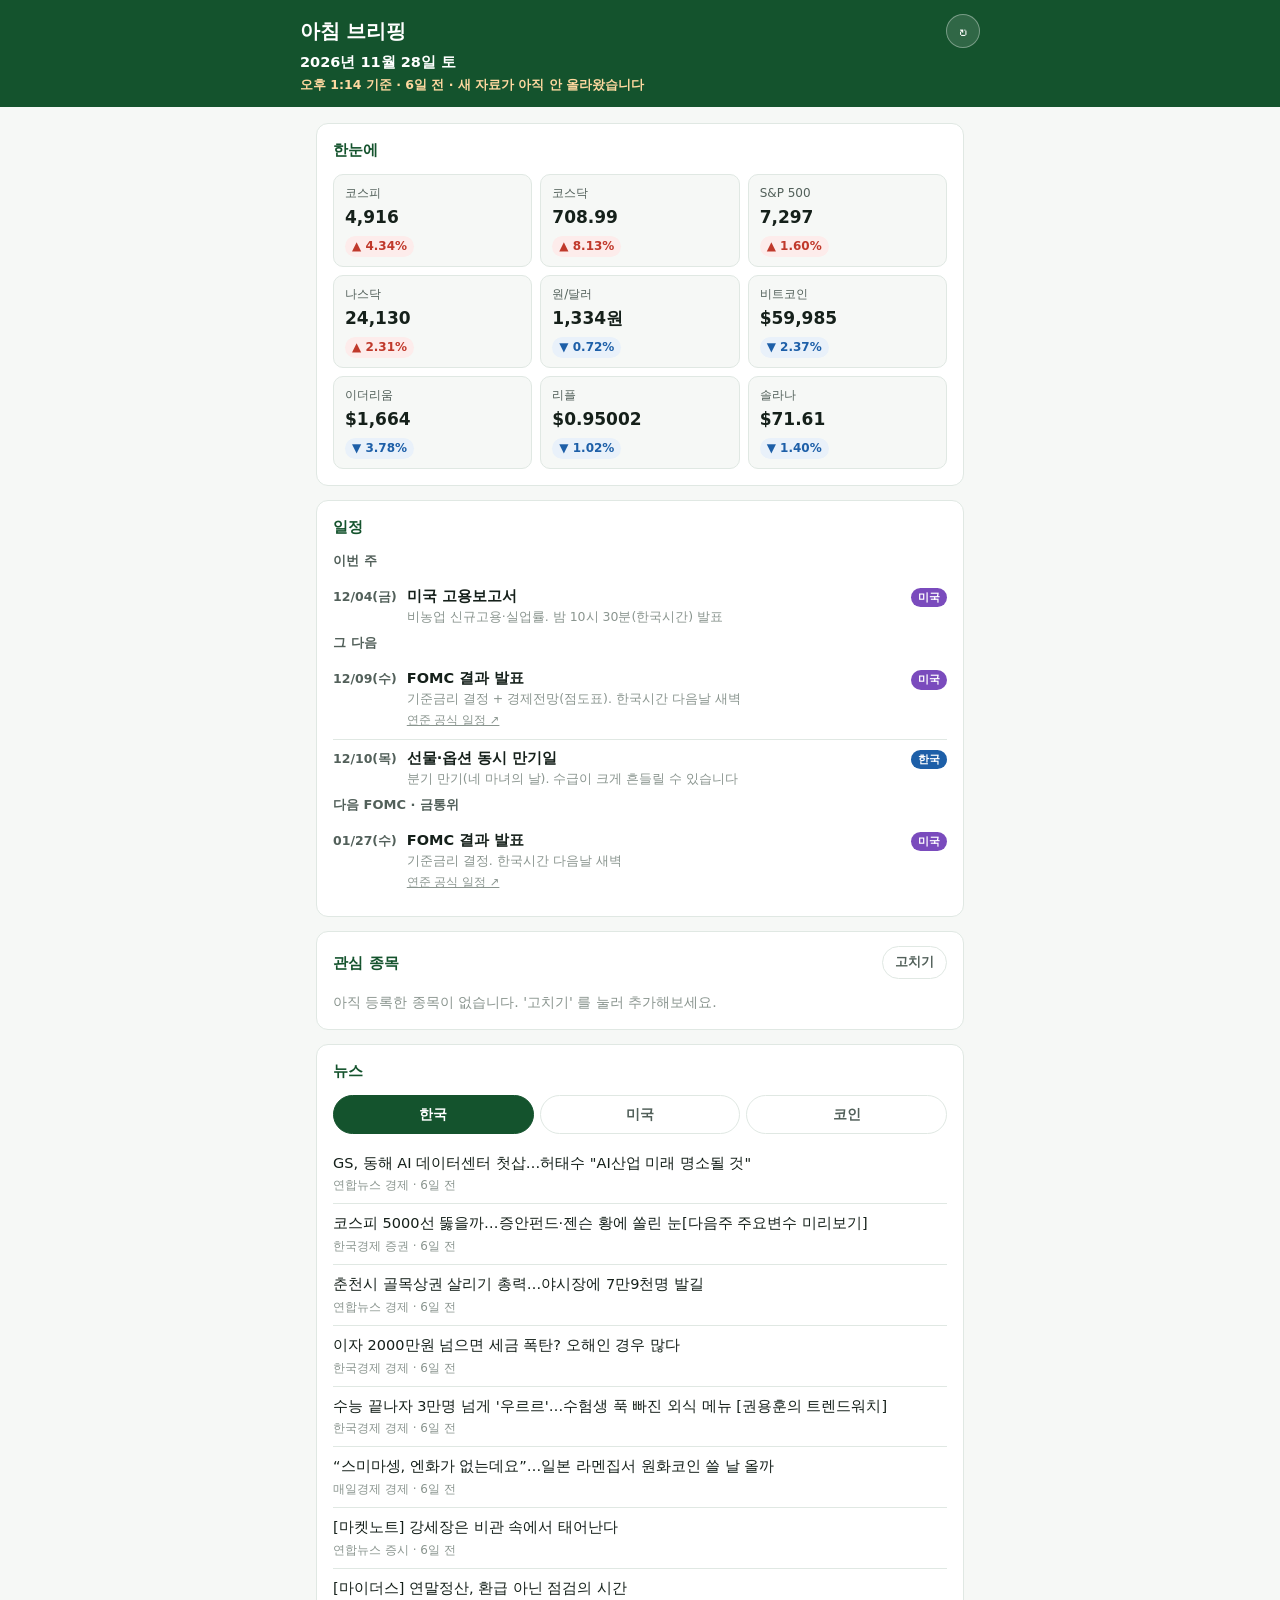
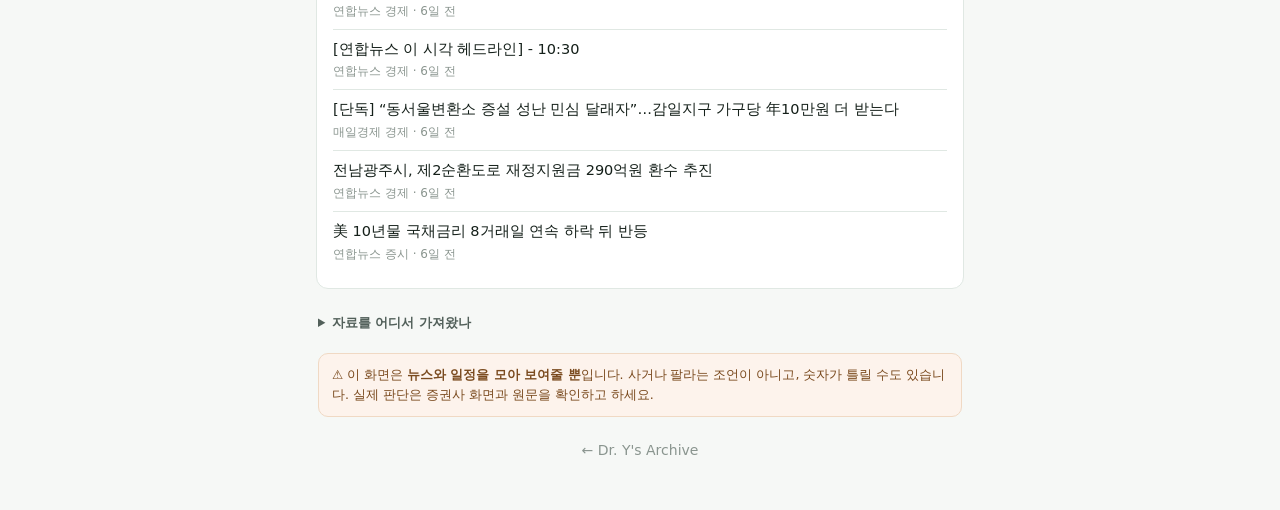
<file: stocks/index.html>
<!DOCTYPE html>
<!--
  ============================================================
  아침 브리핑 - index.html

  이 파일은 화면의 "뼈대" 입니다. 빈 칸만 만들어 두고,
  실제 내용은 app.js 가 data/latest.json 을 읽어서 채웁니다.

  그 JSON 은 깃허브 일꾼이 매일 아침 만들어 올려둡니다
  (.github/workflows/stocks-brief.yml).
  ============================================================
-->
<html lang="ko">
<head>
  <meta charset="UTF-8">
  <meta name="viewport" content="width=device-width, initial-scale=1.0, viewport-fit=cover">

  <title>아침 브리핑</title>
  <meta name="description" content="매일 아침 주식·코인 뉴스와 주요 일정을 한 장으로.">

  <!-- 홈 화면에 추가했을 때 앱처럼 보이게 하는 설정들 -->
  <meta name="apple-mobile-web-app-title" content="아침 브리핑">
  <meta name="apple-mobile-web-app-capable" content="yes">
  <meta name="apple-mobile-web-app-status-bar-style" content="default">
  <link rel="apple-touch-icon" sizes="180x180" href="icons/apple-touch-icon-180.png">
  <link rel="apple-touch-icon" sizes="152x152" href="icons/apple-touch-icon-152.png">
  <link rel="icon" type="image/png" sizes="32x32" href="icons/favicon-32.png">
  <link rel="manifest" href="manifest.json">
  <meta name="theme-color" content="#14532d">

  <link rel="stylesheet" href="style.css?v=1">
</head>

<body>

  <!-- ===== 머리말 ===== -->
  <header class="top">
    <div class="top-row">
      <h1>아침 브리핑</h1>
      <button id="refreshBtn" class="refresh" type="button" aria-label="새로 불러오기">↻</button>
    </div>
    <!-- 기준 날짜와 시각. app.js 가 채웁니다.
         두 줄로 나눈 이유 — 한 줄에 다 넣으니 좁은 휴대폰에서 접혔고,
         무엇보다 '언제 자료인지' 가 이 화면에서 제일 중요한 정보입니다. -->
    <p class="when">
      <span class="when-date" id="whenDate">불러오는 중…</span>
      <span class="when-time" id="whenTime"></span>
    </p>
  </header>

  <main>
    <!-- 불러오는 동안 / 실패했을 때 보이는 자리 -->
    <p class="loading" id="loading">잠시만요, 오늘 아침 자료를 가져옵니다…</p>
    <div class="trouble" id="trouble" hidden></div>

    <!-- ===== 시세 ===== -->
    <section class="block" id="priceBlock" hidden>
      <h2>한눈에</h2>
      <div class="price-grid" id="priceGrid"></div>
      <p class="note" id="priceNote" hidden></p>
    </section>

    <!-- ===== 일정 ===== -->
    <section class="block" id="scheduleBlock" hidden>
      <h2>일정</h2>
      <div id="todayBox" hidden>
        <h3 class="sub">오늘</h3>
        <ul class="sched" id="todayList"></ul>
      </div>
      <div id="weekBox" hidden>
        <h3 class="sub">이번 주</h3>
        <ul class="sched" id="weekList"></ul>
      </div>
      <div id="laterBox" hidden>
        <h3 class="sub">그 다음</h3>
        <ul class="sched" id="laterList"></ul>
      </div>
      <div id="bigBox" hidden>
        <h3 class="sub">다음 FOMC · 금통위</h3>
        <ul class="sched" id="bigList"></ul>
      </div>
      <p class="empty-say" id="schedEmpty" hidden>앞으로 2주 안에 잡힌 일정이 없습니다.</p>
    </section>

    <!-- ===== 관심 종목 =====
         일꾼은 사용자가 어떤 종목을 보는지 모릅니다. 모아온 뉴스 중에서
         여기 등록한 이름이 제목에 든 것을 앱이 골라 위로 올려줍니다.
         (등록한 종목은 이 브라우저에만 저장됩니다) -->
    <section class="block" id="watchBlock">
      <div class="block-head">
        <h2>관심 종목</h2>
        <button id="watchToggle" class="small-btn" type="button" aria-expanded="false">고치기</button>
      </div>

      <div class="watch-edit" id="watchEdit" hidden>
        <p class="hint">종목 이름을 넣어두면, 그 이름이 제목에 든 뉴스를 맨 위로 올려줍니다.</p>
        <form id="watchForm" class="watch-form">
          <input id="watchInput" type="text" placeholder="예: 삼성전자, 엔비디아, 리플"
                 autocomplete="off" maxlength="20" aria-label="관심 종목 이름">
          <button type="submit" class="small-btn primary">추가</button>
        </form>
        <ul class="chips" id="watchChips"></ul>
      </div>

      <ul class="news" id="watchNews"></ul>
      <!-- 이 문구는 app.js 가 상황에 따라 바꿔 씁니다.
           꾸밈(<strong> 같은 것)을 넣지 않은 이유 — 바꿔 쓴 뒤 되돌릴 때
           글자만 되돌리게 되어 꾸밈이 사라집니다. 처음부터 평문으로 둡니다. -->
      <p class="empty-say" id="watchEmpty">아직 등록한 종목이 없습니다. '고치기' 를 눌러 추가해보세요.</p>
    </section>

    <!-- ===== 뉴스 ===== -->
    <section class="block" id="newsBlock" hidden>
      <h2>뉴스</h2>
      <div class="tabs" id="newsTabs" role="tablist">
        <button class="tab on" type="button" role="tab" data-갈래="한국" aria-selected="true">한국</button>
        <button class="tab" type="button" role="tab" data-갈래="미국" aria-selected="false">미국</button>
        <button class="tab" type="button" role="tab" data-갈래="코인" aria-selected="false">코인</button>
      </div>
      <ul class="news" id="newsList"></ul>
    </section>

    <!-- ===== 맨 아래 — 출처와 당부 ===== -->
    <section class="block quiet" id="footBlock" hidden>
      <details id="sourceBox">
        <summary>자료를 어디서 가져왔나</summary>
        <div class="source-body" id="sourceBody"></div>
      </details>

      <p class="caution">
        ⚠️ 이 화면은 <strong>뉴스와 일정을 모아 보여줄 뿐</strong>입니다.
        사거나 팔라는 조언이 아니고, 숫자가 틀릴 수도 있습니다.
        실제 판단은 증권사 화면과 원문을 확인하고 하세요.
      </p>
    </section>
  </main>

  <!-- 브라우저에서 열었을 때 목록 화면으로 돌아가는 줄.
       설치한 앱으로 열었을 때는 style.css 가 이 줄을 감춥니다. -->
  <p class="back-home"><a href="../">← Dr. Y's Archive</a></p>

  <script src="app.js?v=1"></script>
</body>
</html>
</file>
<file: game/style.css>
/*
  ============================================================
  점프 게임 - style.css

  게임 화면의 "옷" 입니다. 색과 크기를 정합니다.
  게임 안에 그려지는 로봇·장애물의 색은 여기가 아니라
  game.js 맨 위의 설정에서 바꿉니다.
  ============================================================
*/

:root {
  --하늘위:   #1b2a4a;   /* 하늘 위쪽 (진한 남색) */
  --하늘아래: #3d5a80;   /* 하늘 아래쪽 */
  --글자:     #ffffff;
  --포인트:   #ffd166;   /* 점수, 버튼에 쓰는 노란색 */
  --버튼:     #06d6a0;   /* 시작 버튼 (민트) */
  --아이템:   #4cc9f0;   /* 보스와 싸울 때 쓰는 아이템 (하늘색) */
  --보스:     #ff5d73;   /* 보스 관련 (붉은 분홍) */
}

* { box-sizing: border-box; }

/*
  hidden 을 붙인 것은 반드시 감춰지게 합니다.

  브라우저에도 hidden 규칙이 있지만, 우리가 class 로 적은 display 가 그것을 이깁니다.
  실제로 .score-box { display: flex } 때문에 미사일 개수가 0 인데도 화면에 남아 있었고,
  일본어 앱에서도 똑같은 일로 퀴즈 중에 카드가 안 사라진 적이 있습니다.
*/
[hidden] { display: none !important; }

html, body {
  margin: 0;
  padding: 0;
  height: 100%;
  overflow: hidden;              /* 게임 중에 화면이 위아래로 밀리지 않게 */
  background: var(--하늘위);
  color: var(--글자);
  font-family: -apple-system, "Apple SD Gothic Neo", "Pretendard",
               "Malgun Gothic", "맑은 고딕", system-ui, sans-serif;
  /* 길게 눌렀을 때 글자가 선택되거나 메뉴가 뜨는 것을 막습니다 */
  -webkit-user-select: none;
  user-select: none;
  -webkit-touch-callout: none;
  -webkit-tap-highlight-color: transparent;
  overscroll-behavior: none;     /* 위아래로 당겨도 새로고침되지 않게 */
}

/* 게임이 그려지는 도화지 — 화면 전체를 채웁니다 */
#gameCanvas {
  display: block;
  width: 100%;
  height: 100%;
  touch-action: none;            /* 손가락 제스처를 브라우저가 가로채지 않게 */
}

/* ---------- 점수판 ---------- */
.hud {
  position: fixed;
  top: 0; left: 0; right: 0;
  display: flex;
  align-items: center;
  /*
    자리가 모자라면 줄을 바꿉니다.
    아래 .score-box.buffs 가 한 줄을 통째로 차지하게 되어 있어서,
    효과 표시는 늘 둘째 줄로 내려갑니다.
  */
  flex-wrap: wrap;
  gap: 10px;
  padding: 14px 16px;
  /* 아이폰 노치(위쪽 튀어나온 부분)를 피해서 배치합니다 */
  padding-top: max(14px, env(safe-area-inset-top));
  pointer-events: none;          /* 점수판이 터치를 가로채지 않게 */
}

.score-box {
  display: flex;
  align-items: baseline;
  gap: 6px;
  /*
    '점수' 같은 글자가 두 줄로 접히지 않게 합니다.
    무기 표시가 한 칸 늘면서 세로로 든 휴대폰(360px)에서 자리가 빠듯해졌는데,
    접힌 글자는 읽기 나쁘고 점수판 높이까지 들쭉날쭉해집니다.
  */
  white-space: nowrap;
  flex-shrink: 0;
  background: rgba(0, 0, 0, 0.28);
  border-radius: 999px;
  padding: 6px 14px;
  font-size: 20px;
  font-weight: 800;
  font-variant-numeric: tabular-nums;   /* 숫자가 바뀌어도 폭이 흔들리지 않게 */
}
.score-box.best { color: var(--포인트); font-size: 17px; }
.score-label {
  font-size: 11px;
  font-weight: 700;
  opacity: 0.65;
  letter-spacing: 0.05em;
}

/* 오른쪽 끝 버튼 묶음 (멈춤 · 소리).
   묶어두면 멈춤 버튼이 숨어도 소리 버튼이 오른쪽 끝에 그대로 남습니다. */
.hud-buttons {
  margin-left: auto;
  display: flex;
  align-items: center;
  gap: 8px;
  pointer-events: auto;          /* 점수판과 달리 이 안의 버튼은 눌려야 합니다 */
}

/* 게임 중에만 나오는 멈춤 버튼.
   아이콘 대신 글자로 둔 이유 — 아이가 봐도 바로 알 수 있어야 하고,
   ⏸ 같은 기호는 기기마다 그림처럼 나오기도 해서 모양이 들쭉날쭉합니다. */
.pause-btn {
  font: inherit;
  font-size: 14px;
  font-weight: 700;
  padding: 9px 15px;
  border: none;
  border-radius: 999px;
  background: rgba(0, 0, 0, 0.28);
  color: inherit;
  cursor: pointer;
  white-space: nowrap;
  -webkit-user-select: none;
  user-select: none;
  touch-action: manipulation;
}
.pause-btn:active { transform: scale(0.94); }

.sound-btn {
  pointer-events: auto;          /* 이 버튼만 눌리게 */
  width: 42px;
  height: 42px;
  border: none;
  border-radius: 50%;
  background: rgba(0, 0, 0, 0.28);
  font-size: 19px;
  cursor: pointer;
  color: inherit;
}
.sound-btn.muted { opacity: 0.45; }

/* 지금 걸려 있는 효과 (강화 · 무적). 숫자가 아니라 글이라 조금 작게 둡니다. */
/*
  지금 걸려 있는 효과 (무기 · 강화 · 무적).

  이것만 둘째 줄로 내립니다. 셋이 한꺼번에 걸리면
  "🔱 흩어쏘기  🔷 강화 10초 보관  ⭐ 무적 5초" 처럼 길어지는데,
  세로로 든 휴대폰(360px)에서는 점수판과 한 줄에 놓을 수가 없습니다.
  실제로 재보니 오른쪽으로 313px 넘쳐서 멈춤 버튼이 화면 밖으로
  밀려나 있었습니다.

  바깥(.score-box.buffs)은 줄을 차지하는 빈 틀이고,
  알약 모양 배경은 안쪽 #buffs 가 입습니다.
*/
.score-box.buffs {
  order: 1;              /* 언제나 맨 마지막 */
  flex-basis: 100%;      /* 한 줄을 통째로 차지 = 줄이 바뀝니다 */
  padding: 0;
  background: none;
}
#buffs {
  display: inline-block;
  padding: 7px 13px;
  border-radius: 999px;
  background: rgba(0, 0, 0, 0.28);
  color: var(--아이템);
  font-size: 14px;
  font-weight: 700;
  white-space: nowrap;
}

/* 남은 체력. 숫자가 아니라 ♥ 라서 자릿수 맞춤(tabular-nums)은 필요 없습니다. */
.score-box.hearts {
  color: var(--보스);
  font-size: 16px;
  letter-spacing: 0.08em;
  padding: 7px 12px;
}

/* ---------- 발사 버튼 ----------
   보스와 싸울 때만 나타납니다.
   이 게임은 화면 아무 데나 누르면 점프라서, 쏘는 것만 따로 버튼을 두었습니다.

   오른쪽 아래에 두는 이유 — 오른손 엄지가 자연스럽게 닿는 자리입니다.
   점프는 화면 어디서나 되므로 왼손·오른손 어느 쪽으로도 누를 수 있습니다. */
.fire-btn {
  position: fixed;
  right: max(18px, env(safe-area-inset-right));
  bottom: max(22px, env(safe-area-inset-bottom));
  z-index: 5;
  width: 78px;
  height: 78px;
  border: 3px solid rgba(255, 255, 255, 0.65);
  border-radius: 50%;
  background: var(--보스);
  color: #ffffff;
  font: inherit;
  font-size: 17px;
  font-weight: 800;
  letter-spacing: 0.02em;
  cursor: pointer;
  box-shadow: 0 4px 18px rgba(0, 0, 0, 0.35);
  /* 길게 눌렀을 때 글자가 선택되거나 확대창이 뜨지 않게 합니다 */
  user-select: none;
  -webkit-user-select: none;
  -webkit-touch-callout: none;
  touch-action: manipulation;
}
.fire-btn:active { transform: scale(0.94); }

/* ---------- 거인과 싸울 때 쓰는 좌우 걷기 버튼 ----------
   이 게임은 '화면 아무 데나 누르면 점프' 가 규칙입니다.
   그래서 걷는 것도 발사처럼 버튼을 따로 두었습니다. 왼쪽 아래에 둔 것은
   오른손으로 발사(오른쪽 아래)를 누르면서 왼손으로 걸을 수 있게 하려는 것입니다. */
.move-btns {
  position: fixed;
  left: max(18px, env(safe-area-inset-left));
  bottom: max(22px, env(safe-area-inset-bottom));
  z-index: 5;
  display: flex;
  gap: 10px;
}
/*
  반투명하게 둡니다.

  싸우는 동안 로봇이 왼쪽 끝까지 걸어오면 이 버튼 자리와 겹칩니다.
  세로로 든 휴대폰에서는 버튼이 바닥의 왼쪽 140px 을 차지하는데,
  로봇이 걸어 다닐 수 있는 폭이 그만큼도 안 되기 때문에
  '겹치지 않게 막는' 방법은 쓸 수가 없습니다. 대신 비쳐 보이게 했습니다.
*/
.move-btn {
  width: 58px;
  height: 58px;
  border: 2px solid rgba(255, 255, 255, 0.4);
  border-radius: 50%;
  background: rgba(32, 46, 78, 0.5);
  color: #eaf0ff;
  font: inherit;
  font-size: 22px;
  font-weight: 800;
  line-height: 1;
  cursor: pointer;
  box-shadow: 0 4px 14px rgba(0, 0, 0, 0.3);
  user-select: none;
  -webkit-user-select: none;
  -webkit-touch-callout: none;
  touch-action: manipulation;
}
/* 누르고 있는 동안 켜진 것처럼 보이게 합니다 */
.move-btn:active,
.move-btn.on {
  background: var(--보스);
  transform: scale(0.94);
}

/* 화면이 낮으면(가로로 눕혔을 때) 버튼도 조금 줄입니다 */
@media (max-height: 480px) {
  .move-btn { width: 52px; height: 52px; font-size: 18px; }
  .fire-btn { width: 70px; height: 70px; font-size: 16px; }
}

/* 미사일을 채우는 중에는 눌러도 소용없다는 것을 흐리게 보여줍니다 */
.fire-btn.empty {
  background: rgba(255, 93, 115, 0.35);
  border-color: rgba(255, 255, 255, 0.3);
}

/* 화면이 낮을 때(가로로 눕혔을 때)는 버튼을 조금 줄입니다 */
@media (max-height: 480px) {
  .fire-btn { width: 64px; height: 64px; font-size: 15px; bottom: max(14px, env(safe-area-inset-bottom)); }
}

/* ---------- 시작 / 게임오버 화면 ---------- */
.overlay {
  position: fixed;
  inset: 0;                      /* 위·아래·좌·우를 0으로 = 화면 전체 */
  display: flex;
  justify-content: center;
  /*
    내용이 화면보다 길면 스크롤해서 볼 수 있게 합니다.
    휴대폰을 가로로 눕히면 높이가 390px 밖에 안 되는데, 결과 화면에
    스테이지 안내까지 들어가면서 위아래가 잘렸습니다.
  */
  overflow-y: auto;
  padding: 24px;
  background: rgba(12, 20, 38, 0.82);
  backdrop-filter: blur(3px);    /* 뒤쪽 게임 화면을 살짝 흐리게 */
  z-index: 10;
}
.overlay.hidden { display: none; }

.panel {
  width: 100%;
  max-width: 340px;
  text-align: center;
  /*
    align-items: center 로 가운데를 맞추면, 내용이 화면보다 클 때
    위쪽이 잘려 나가고 스크롤해도 볼 수 없습니다.
    margin: auto 는 들어갈 때는 가운데로, 넘칠 때는 잘리지 않게 해줍니다.
  */
  margin: auto;
}

h1 {
  margin: 0 0 12px;
  font-size: 34px;
  letter-spacing: -0.02em;
  text-shadow: 0 3px 0 rgba(0, 0, 0, 0.25);
}

#overlayText {
  margin: 0 0 22px;
  font-size: 15px;
  line-height: 1.7;
  opacity: 0.9;
  /* game.js 가 줄바꿈 문자로 두 줄을 넣습니다. 이게 없으면 한 줄로 붙습니다. */
  white-space: pre-line;
}

/* 게임이 끝났을 때 나오는 점수표 */
.result {
  background: rgba(255, 255, 255, 0.08);
  border-radius: 14px;
  padding: 14px 18px;
  margin-bottom: 22px;
}
.result-row {
  display: flex;
  justify-content: space-between;
  align-items: baseline;
  padding: 5px 0;
  font-size: 15px;
}
.result-row strong {
  font-size: 24px;
  font-variant-numeric: tabular-nums;
}
.result-row:last-of-type strong { color: var(--포인트); }

.new-record {
  margin: 10px 0 0;
  font-size: 17px;
  font-weight: 800;
  color: var(--포인트);
  /* 신기록일 때 통통 튀는 효과 */
  animation: 통통 0.6s ease-in-out infinite alternate;
}
@keyframes 통통 {
  from { transform: scale(1); }
  to   { transform: scale(1.12); }
}

.start-btn {
  font: inherit;
  font-size: 20px;
  font-weight: 800;
  width: 100%;
  padding: 16px;
  border: none;
  border-radius: 14px;
  background: var(--버튼);
  color: #062c22;
  cursor: pointer;
  box-shadow: 0 4px 0 #05a87d;   /* 아래쪽 그림자로 입체감 */
  transition: transform 0.08s, box-shadow 0.08s;
}
.start-btn:active {
  transform: translateY(3px);    /* 누르면 버튼이 들어가는 느낌 */
  box-shadow: 0 1px 0 #05a87d;
}

/* 멈췄을 때만 나오는 '그만두기'.
   시작 버튼보다 조용한 모양이어야 합니다. 이어서 하는 쪽이 기본이니까요. */
.quit-btn {
  font: inherit;
  font-size: 16px;
  font-weight: 700;
  width: 100%;
  margin-top: 10px;
  padding: 13px;
  border: 1px solid rgba(255, 255, 255, 0.28);
  border-radius: 14px;
  background: transparent;
  color: inherit;
  opacity: 0.8;
  cursor: pointer;
}
.quit-btn:active { transform: translateY(2px); }

.hint {
  margin: 18px 0 0;
  font-size: 13px;
  opacity: 0.65;
  line-height: 1.6;
}

/* ---------- 아카이브로 돌아가는 줄 ----------
   시작·게임오버 화면에만 보입니다. 게임을 하는 중에는 화면을 가리지 않습니다.

   ※ 홈 화면에 설치해 '앱으로' 열었을 때는 감춥니다.
      설치한 앱은 자기 폴더까지가 '내 영역' 이라, 한 칸 위로 가면
      앱 창이 아니라 브라우저가 따로 열립니다. 갑자기 다른 창으로 튀면
      당황스럽고, 설치해서 쓰는 분에게는 홈 화면이 이미 아카이브 역할을 합니다. */
.back-home {
  margin: 22px 0 0;
  font-size: 13px;
}
.back-home a {
  color: #ffffff;
  opacity: 0.5;
  text-decoration: none;
}
.back-home a:hover { opacity: 0.85; }
@media (display-mode: standalone), (display-mode: minimal-ui), (display-mode: fullscreen) {
  .back-home { display: none; }
}

/* ---------- 마법사가 무기를 내어주는 화면 ----------
   성 앞에 멈춰 섰을 때만 나옵니다.
   고르기 전에는 게임이 완전히 멈춰 있으니, 서두를 필요 없이 읽고 고르면 됩니다.

   ※ .overlay 를 같이 쓰기 때문에 넘칠 때 스크롤되는 성질과
      margin:auto 로 가운데를 맞추는 성질을 그대로 물려받습니다.
      가로로 눕힌 휴대폰(높이 390px)에서 카드 세 장이 들어가야 해서,
      아래 낮은 화면용 규칙에서 한 번 더 줄입니다. */
.shop-panel { max-width: 380px; }

.shop-title {
  margin: 0 0 6px;
  font-size: 20px;
  color: #ffd166;
}
.shop-sub {
  margin: 0 0 16px;
  font-size: 13px;
  line-height: 1.5;
  color: rgba(255, 255, 255, 0.72);
}
.shop-sub strong { color: #ff9fb0; }

.weapon-list {
  display: grid;
  gap: 10px;
}

/* 카드 한 장 = 무기 하나. 통째로 누를 수 있게 button 으로 만듭니다. */
.weapon-card {
  display: grid;
  grid-template-columns: 44px 1fr;
  align-items: center;
  gap: 12px;
  width: 100%;
  padding: 12px 14px;
  border: 2px solid rgba(255, 255, 255, 0.18);
  border-radius: 14px;
  background: rgba(255, 255, 255, 0.07);
  color: #eaf0ff;
  font: inherit;
  text-align: left;
  cursor: pointer;
  /* 빠르게 두 번 눌러도 화면이 확대되지 않게 */
  touch-action: manipulation;
  -webkit-tap-highlight-color: transparent;
}
.weapon-card:hover { background: rgba(255, 255, 255, 0.13); }
.weapon-card:active { transform: scale(0.98); }

.weapon-icon { font-size: 30px; text-align: center; }
.weapon-name { font-size: 16px; font-weight: 700; }
.weapon-desc {
  margin-top: 2px;
  font-size: 12.5px;
  line-height: 1.45;
  color: rgba(255, 255, 255, 0.7);
}
/* 위력·연사 같은 숫자. 글자보다 한 단계 작고 흐리게. */
.weapon-stat {
  margin-top: 3px;
  font-size: 11.5px;
  letter-spacing: 0.02em;
  color: rgba(255, 255, 255, 0.5);
}
/* 지금 들고 있는 무기에는 표시를 해둡니다 */
.weapon-card.now { border-color: rgba(255, 209, 102, 0.55); }
.weapon-card.now .weapon-name::after {
  content: " · 지금 무기";
  font-size: 11.5px;
  font-weight: 500;
  color: #ffd166;
}

/*
  가로가 좁을 때(세로로 든 휴대폰) 점수판을 조금씩 줄입니다.

  점수가 두 자리만 되어도 점수판 한 줄이 390px 을 넘겨서,
  오른쪽 끝의 멈춤·소리 버튼이 아래 줄로 떨어졌습니다.
  네 자리 점수(9999)까지 한 줄에 들어가도록 재서 맞춘 값들입니다.
*/
@media (max-width: 430px) {
  .hud { gap: 6px; padding-left: 10px; padding-right: 10px; }
  .score-box { padding: 5px 10px; font-size: 17px; }
  .score-label { font-size: 10px; }
  .score-box.hearts { font-size: 13px; padding: 6px 9px; }
  .score-box.buffs { padding: 0; }
  #buffs { font-size: 13px; padding: 6px 11px; }
  .pause-btn { padding: 6px 11px; font-size: 13px; }
  .sound-btn { width: 36px; height: 36px; font-size: 16px; }
  .hud-buttons { gap: 6px; }
}

/* 아주 좁은 휴대폰(360px)에서는 한 번 더 줄입니다 */
@media (max-width: 400px) {
  .hud { gap: 5px; padding-left: 8px; padding-right: 8px; }
  .score-box { padding: 4px 8px; font-size: 16px; }
  .score-label { font-size: 9.5px; }
  .score-box.hearts { font-size: 12px; padding: 5px 8px; }
  #buffs { font-size: 12px; padding: 5px 10px; }
  .pause-btn { padding: 5px 9px; font-size: 12.5px; }
  .sound-btn { width: 33px; height: 33px; font-size: 15px; }
  .hud-buttons { gap: 5px; }
}

/* 화면이 낮을 때(가로로 눕혔을 때) 글자를 줄여 다 보이게 합니다 */
@media (max-height: 480px) {
  h1 { font-size: 26px; }
  .shop-title { font-size: 17px; }
  .shop-sub { margin-bottom: 10px; font-size: 12px; }
  .weapon-list { gap: 7px; }
  .weapon-card { padding: 8px 12px; grid-template-columns: 34px 1fr; gap: 10px; }
  .weapon-icon { font-size: 23px; }
  .weapon-name { font-size: 14.5px; }
  .weapon-desc { font-size: 11.5px; }
  .weapon-stat { font-size: 11px; }
  #overlayText { font-size: 13px; margin-bottom: 10px; }
  .result { padding: 9px 14px; margin-bottom: 12px; }
  .start-btn { padding: 12px; font-size: 18px; }
  .hint { margin-top: 10px; font-size: 12px; line-height: 1.5; }
  .quit-btn { padding: 10px; font-size: 15px; margin-top: 8px; }
  .overlay { padding: 12px; }
  .back-home { margin-top: 14px; }
}

/* ---------- 새 버전 알림 줄 ----------
   sw.js 가 새 버전을 받아 두면 app.js 가 화면 아래에 이 줄을 띄웁니다.
   보고 있는 도중에 파일이 바뀌면 화면이 어긋날 수 있어서,
   곧바로 갈아끼우지 않고 눌러주실 때를 기다립니다. */
.sw-update {
  position: fixed;
  left: 50%;
  transform: translateX(-50%);
  /* env(safe-area-inset-bottom) = 아이폰 아래쪽 가로줄에 가리지 않게 하는 값 */
  bottom: calc(16px + env(safe-area-inset-bottom, 0px));
  z-index: 50;
  display: flex;
  align-items: center;
  gap: 10px;
  max-width: calc(100% - 32px);
  padding: 10px 12px 10px 16px;
  border-radius: 999px;
  font-size: 14px;
  background: #0f1a30;
  color: #eef2f8;
  box-shadow: 0 4px 20px rgba(0, 0, 0, 0.25);
}
.sw-update span { white-space: nowrap; }
.sw-update button {
  font: inherit;
  font-weight: 600;
  cursor: pointer;
  border-radius: 999px;
  white-space: nowrap;
}
.sw-update-btn {
  padding: 6px 14px;
  border: none;
  background: #2fe0a8;
  color: #0f1a30;
}
.sw-update-close {
  padding: 6px 8px;
  border: none;
  background: none;
  color: inherit;
  opacity: 0.6;
}
.sw-update-close:hover { opacity: 1; }
</file>
<file: japanese/style.css>
/*
  ============================================================
  japanese/style.css  =  일본어 회화 앱의 "옷"
  ------------------------------------------------------------
  CSS는 "어떻게 보일지"를 정합니다. 기본 문법은 이렇습니다:

      꾸밀대상 { 속성: 값; }

  꾸밀 대상을 고르는 방법 3가지:
      h1          -> h1 태그 전부
      .wrap       -> class="wrap" 인 것 전부      (점 . 으로 시작)
      #todayLabel -> id="todayLabel" 인 것 하나   (샵 # 으로 시작)

  논문 앱과 같은 구조를 쓰되, 색만 일본 여행에 어울리는 붉은 계열로 바꿨습니다.
  두 앱을 홈 화면에 나란히 두었을 때 한눈에 구분되도록 하기 위해서입니다.

  ※ 주의 — CSS도 주석 안에 주석을 넣을 수 없습니다.
     가장 먼저 나오는 닫는 표시에서 끝나버립니다.
  ============================================================
*/

/* ---------- 1) 색깔을 이름표로 미리 정해두기 ----------
   같은 색을 여러 곳에서 쓸 때 이름을 붙여두면
   나중에 한 곳만 고쳐도 전체가 바뀝니다.
   --이름: 값;  으로 만들고   var(--이름)  으로 꺼내 씁니다. */
:root {
  --bg:        #faf7f4;   /* 배경색 (아주 옅은 살구빛 회색) */
  --surface:   #ffffff;   /* 카드 배경 (흰색) */
  --text:      #1c1a19;   /* 본문 글자색 */
  --text-soft: #5f5854;   /* 덜 중요한 글자색 */
  --text-mute: #8d8681;   /* 가장 흐린 글자색 */
  --line:      #e6dfd9;   /* 경계선 */
  --accent:    #b03a2e;   /* 강조색 (도리이 문의 붉은색) */
  --accent-bg: #f7e9e6;   /* 강조색의 옅은 배경 */
  --ok:        #2f6b4f;   /* 정답 표시 */
  --ok-bg:     #e6f1ea;
  --warn:      #8a4b2a;   /* 오답·오류 메시지 색 */
  --warn-bg:   #faf0e8;
  --radius:    12px;      /* 모서리 둥글기 */
}

/* 기기를 "다크 모드"로 쓰고 있으면 색만 바꿔줍니다.
   구조는 그대로이고 위에서 정한 이름표의 값만 갈아끼우는 것입니다. */
@media (prefers-color-scheme: dark) {
  :root {
    --bg:        #191614;
    --surface:   #232019;
    --text:      #efe9e2;
    --text-soft: #b8b0a8;
    --text-mute: #8b837c;
    --line:      #3a342e;
    --accent:    #e88a7d;
    --accent-bg: #3a2622;
    --ok:        #8fcfae;
    --ok-bg:     #22332a;
    --warn:      #e3a279;
    --warn-bg:   #33261d;
  }
}

/* ---------- 2) 전체 기본값 ---------- */

* { box-sizing: border-box; }

/*
  hidden 이 붙은 것은 무조건 감춥니다.

  ※ 이 한 줄이 없으면 실제로 화면이 깨집니다.
     app.js 는 무언가를 감출 때 hidden 을 붙입니다. 브라우저는 원래 그것을 감춰주지만,
     우리가 .phrase-list { display: flex } 처럼 '어떻게 보일지'를 직접 정해두면
     우리 규칙이 더 세다고 판단해서 감추라는 지시를 무시해 버립니다.
     그 탓에 복습 퀴즈를 열어도 표현 카드가 그대로 남아 있는 문제가 있었습니다.
     !important 는 "이 규칙을 최우선으로" 라는 표시입니다.
*/
[hidden] { display: none !important; }

body {
  margin: 0;
  background: var(--bg);
  color: var(--text);
  /* 글꼴은 앞에서부터 순서대로 시도합니다. 없으면 다음 것을 씁니다.
     한글 글꼴만 적어두면 일본어가 엉뚱한 모양으로 나올 수 있어서,
     일본어 글꼴(히라기노·유고딕·메이리오)을 함께 적어둡니다. */
  font-family: -apple-system, "Apple SD Gothic Neo", "Hiragino Kaku Gothic ProN",
               "Pretendard", "Yu Gothic", "Meiryo", "Malgun Gothic", "맑은 고딕",
               system-ui, sans-serif;
  font-size: 16px;
  line-height: 1.7;
  /* 한국어가 단어 중간에서 잘리지 않게 합니다 (설명은 논문 앱 style.css 와 같습니다) */
  word-break: keep-all;
  overflow-wrap: anywhere;
  -webkit-text-size-adjust: 100%;
}

.wrap {
  max-width: 760px;      /* 최대 폭. 글줄이 너무 길면 읽기 힘듭니다 */
  margin: 0 auto;
  padding: 0 20px;
}

a {
  color: var(--accent);
  text-decoration-thickness: 1px;
  text-underline-offset: 2px;
}

/* ---------- 3) 맨 위 머리말 ---------- */
.site-header {
  border-bottom: 1px solid var(--line);
  background: var(--surface);
  padding: 40px 0 26px;
}

/* ---------- 아카이브로 돌아가는 줄 ----------
   앱에서 앱으로 건너가는 링크는 두지 않기로 했습니다 (서로 독립이어야 하므로).
   하지만 이 줄은 옆 앱이 아니라 '한 칸 위' 인 목록 화면으로 가는 것이라
   그 규칙과 어긋나지 않습니다. 브라우저에서 열었을 때 돌아갈 곳이 필요합니다.

   ※ 홈 화면에 설치해 '앱으로' 열었을 때는 이 줄을 감춥니다.
      설치한 앱은 자기 폴더까지가 '내 영역' 이라, 한 칸 위로 가면
      앱 창이 아니라 브라우저가 따로 열립니다. 갑자기 다른 창으로 튀면
      당황스럽고, 설치해서 쓰는 분에게는 홈 화면이 이미 아카이브 역할을 합니다.
      display-mode 는 "지금 어떤 모양으로 열려 있나" 를 알려주는 값입니다. */
.back-home {
  margin: 0 0 14px;
  font-size: 13px;
}
.back-home a {
  color: var(--text-mute);
  text-decoration: none;
}
.back-home a:hover {
  color: var(--accent);
}
@media (display-mode: standalone), (display-mode: minimal-ui), (display-mode: fullscreen) {
  .back-home { display: none; }
}

.eyebrow {
  margin: 0 0 6px;
  font-size: 12px;
  letter-spacing: 0.12em;
  color: var(--text-mute);
}

h1 {
  margin: 0 0 10px;
  font-size: 30px;
  line-height: 1.25;
  letter-spacing: -0.01em;
}

.lede { margin: 0; color: var(--text-soft); }

.today {
  margin: 14px 0 0;
  font-size: 13px;
  color: var(--text-mute);
}

/* 학습 상황 줄 (연속 일수 · 익힌 개수 · 복습할 개수) */
.stats {
  display: flex;
  flex-wrap: wrap;
  gap: 8px;
  margin-top: 14px;
}

.stat {
  font-size: 13px;
  color: var(--text-soft);
  background: var(--bg);
  border: 1px solid var(--line);
  border-radius: 999px;      /* 아주 큰 값을 주면 알약 모양이 됩니다 */
  padding: 3px 12px;
}
.stat b { color: var(--text); }

/* 복습할 것이 밀려 있으면 눈에 띄게 */
.stat.urgent {
  background: var(--accent-bg);
  border-color: var(--accent);
  color: var(--accent);
}
.stat.urgent b { color: var(--accent); }

/* ---------- 4) 설정 영역 ---------- */
.controls {
  display: flex;         /* 안의 요소들을 가로로 나란히 배치 */
  flex-wrap: wrap;       /* 자리가 부족하면 다음 줄로 넘김 (휴대폰 대응) */
  gap: 12px;
  align-items: flex-end; /* 아래쪽 기준선을 맞춤 */
  margin: 28px 0 24px;
}

.control {
  display: flex;
  flex-direction: column;  /* 라벨과 선택창을 세로로 쌓음 */
  gap: 5px;
  flex: 1 1 180px;         /* 남는 공간을 나눠 갖되 최소 180px */
}

.control label {
  font-size: 12px;
  font-weight: 600;
  color: var(--text-soft);
}

select {
  font: inherit;                    /* body의 글꼴을 그대로 물려받음 */
  padding: 9px 11px;
  border: 1px solid var(--line);
  border-radius: var(--radius);
  background: var(--surface);
  color: var(--text);
  cursor: pointer;
  max-width: 100%;
}

.btn-primary {
  font: inherit;
  font-weight: 600;
  padding: 10px 18px;
  border: 1px solid var(--accent);
  border-radius: var(--radius);
  background: var(--accent);
  color: #ffffff;
  cursor: pointer;
  transition: opacity 0.15s;
}
.btn-primary:hover { opacity: 0.85; }
.btn-primary:disabled {
  opacity: 0.55;
  cursor: default;
}

/* 다크 모드에서는 강조색이 밝아지므로 글자를 어둡게 해야 읽힙니다 */
@media (prefers-color-scheme: dark) {
  .btn-primary { color: #1c1310; }
}

.btn-secondary {
  font: inherit;
  font-weight: 600;
  padding: 10px 16px;
  border: 1px solid var(--line);
  border-radius: var(--radius);
  background: var(--surface);
  color: var(--text-soft);
  cursor: pointer;
  white-space: nowrap;       /* 글자가 두 줄로 나뉘지 않게 */
  transition: border-color 0.15s, color 0.15s, background 0.15s;
}
.btn-secondary:hover {
  border-color: var(--accent);
  color: var(--accent);
}

/* ---------- 5) 상태 메시지 ---------- */
.status {
  padding: 14px 16px;
  border-radius: var(--radius);
  background: var(--accent-bg);
  color: var(--text-soft);
  font-size: 14px;
  margin-bottom: 20px;
}
/* class 를 두 개 붙이면(class="status error") 아래 규칙이 덧씌워집니다 */
.status.error {
  background: var(--warn-bg);
  color: var(--warn);
}

/* ---------- 6) 표현 카드 ---------- */
.phrase-list {
  display: flex;
  flex-direction: column;   /* 카드를 세로로 쌓음 */
  gap: 18px;
  padding-bottom: 50px;
}

.phrase-card {
  background: var(--surface);
  border: 1px solid var(--line);
  border-radius: var(--radius);
  padding: 20px 22px 22px;
}

/* 답을 펼친 카드는 테두리를 강조색으로 바꿔 '풀었다'는 표시를 남깁니다 */
.phrase-card.open { border-color: var(--accent); }

.card-head {
  display: flex;
  align-items: center;
  gap: 8px;
  margin-bottom: 14px;
}

.scene {
  font-size: 12px;
  font-weight: 600;
  color: var(--accent);
  background: var(--accent-bg);
  border-radius: 999px;
  padding: 2px 10px;
}

.due {
  font-size: 12px;
  color: var(--text-mute);
}
.due.new { color: var(--accent); font-weight: 600; }

/* 저장(★) 버튼 — 오른쪽 끝으로 밀어냅니다 */
.star-btn {
  margin-left: auto;      /* 왼쪽 여백을 최대로 = 오른쪽 끝으로 */
  font-size: 20px;
  line-height: 1;
  padding: 4px 6px;
  border: none;
  background: none;
  color: var(--text-mute);
  cursor: pointer;
}
.star-btn.on { color: var(--accent); }

/* 앞면 — 문제 */
.card-front .meaning-q {
  margin: 0 0 16px;
  font-size: 21px;
  font-weight: 600;
  line-height: 1.5;
}

.reveal-btn {
  font: inherit;
  font-weight: 600;
  width: 100%;
  padding: 11px 16px;
  border: 1px dashed var(--line);
  border-radius: var(--radius);
  background: var(--bg);
  color: var(--text-soft);
  cursor: pointer;
  transition: border-color 0.15s, color 0.15s;
}
.reveal-btn:hover {
  border-color: var(--accent);
  color: var(--accent);
}

/* 일본어 원문 — 이 앱에서 가장 중요한 줄이므로 가장 크게 */
.jp,
.kana,
.quiz-option {
  /* 일본어는 띄어쓰기가 없어 원래 아무 곳에서나 줄이 바뀝니다.
     body 에 걸어둔 keep-all(띄어쓰기에서만 줄바꿈)을 여기서만 되돌립니다. */
  word-break: normal;
}

.jp {
  margin: 0 0 8px;
  font-size: 26px;
  font-weight: 600;
  line-height: 1.5;
  letter-spacing: 0.01em;
}

/* 히라가나 읽기 */
.kana {
  margin: 0 0 4px;
  font-size: 15px;
  color: var(--text-soft);
}

/* 로마자 */
.roma {
  margin: 0 0 4px;
  font-size: 14px;
  color: var(--text-mute);
  font-style: italic;
}

/* 한글 발음 */
.hangul {
  margin: 0 0 4px;
  font-size: 15px;
  color: var(--text-soft);
}

/* 뜻 (일본어를 먼저 보는 방식일 때 답으로 나옵니다) */
.meaning {
  margin: 10px 0 0;
  font-size: 18px;
  font-weight: 600;
}

/* 언제 어떻게 쓰는지에 대한 짧은 안내 */
.note {
  margin: 14px 0 0;
  padding-top: 14px;
  border-top: 1px solid var(--line);
  font-size: 14px;
  line-height: 1.65;
  color: var(--text-soft);
}

.card-actions {
  display: flex;
  flex-wrap: wrap;
  gap: 10px;
  margin-top: 16px;
}

/* 이 표현에 쓰인 문법 — 평소엔 접혀 있고 눌러야 펴집니다 */
.grammar {
  margin-top: 14px;
  border-top: 1px solid var(--line);
  padding-top: 12px;
}

/* summary = 접혀 있을 때 보이는 줄 */
.grammar summary {
  cursor: pointer;
  font-size: 13px;
  font-weight: 600;
  color: var(--accent);
  list-style: none;          /* 브라우저 기본 삼각형을 숨기고 */
}
.grammar summary::-webkit-details-marker { display: none; }
.grammar summary::before {
  content: "▸";              /* 직접 그린 삼각형으로 바꿉니다 */
  display: inline-block;
  /* inline-block 은 뒤의 공백을 삼켜버려서, 간격은 margin 으로 줍니다 */
  margin-right: 5px;
  transition: transform 0.15s;
}
/* [open] = 펼쳐진 상태. 삼각형을 아래로 돌립니다 */
.grammar[open] summary::before { transform: rotate(90deg); }

.g-item {
  margin-top: 12px;
  padding-left: 12px;
  border-left: 2px solid var(--accent-bg);
}

.g-name {
  margin: 0 0 3px;
  font-size: 16px;
  font-weight: 600;
}

/* 문법 이름 옆의 짧은 뜻 */
.g-mean {
  margin-left: 6px;
  font-size: 13px;
  font-weight: 400;
  color: var(--text-mute);
}

.g-desc {
  margin: 0;
  font-size: 13.5px;
  line-height: 1.6;
  color: var(--text-soft);
}

/* 예문 — 본문과 구별되게 조금 다르게 */
.g-ex {
  margin: 5px 0 0;
  font-size: 13.5px;
  color: var(--text-mute);
}

/* 문법의 발음 — 이름 아래, 예문 아래에 조용히 붙습니다 */
.g-read,
.g-ex-read {
  margin: 0 0 4px;
  font-size: 13px;
  color: var(--text-mute);
}
.g-ex-read { margin: 3px 0 0; }

/* 예문 옆의 뜻 */
.g-ex-mean {
  margin-left: 4px;
  font-size: 13px;
  color: var(--text-mute);
}

/* '이 문법을 쓰는 표현 N개 보기' */
.g-more {
  font: inherit;
  font-size: 13px;
  font-weight: 600;
  margin-top: 8px;
  padding: 5px 10px;
  border: 1px solid var(--line);
  border-radius: 8px;
  background: var(--bg);
  color: var(--accent);
  cursor: pointer;
  transition: border-color 0.15s, background 0.15s;
}
.g-more:hover {
  border-color: var(--accent);
  background: var(--accent-bg);
}

/* ---------- 7) 같은 문법을 쓰는 표현 모아보기 ---------- */
.grammar-view {
  background: var(--surface);
  border: 1px solid var(--accent);
  border-radius: var(--radius);
  padding: 18px 20px 20px;
  margin-bottom: 20px;
}

.gv-head {
  display: flex;
  flex-wrap: wrap;
  align-items: center;
  justify-content: space-between;
  gap: 10px;
  margin-bottom: 6px;
}

.gv-label {
  margin: 0;
  font-size: 13px;
  font-weight: 600;
  color: var(--text-mute);
}

/* 머리말 안에서는 왼쪽 세로선과 들여쓰기가 없는 편이 깔끔합니다 */
.grammar-view .g-item {
  margin-top: 6px;
  padding-left: 0;
  border-left: none;
}
.grammar-view .g-name { font-size: 20px; }

/* ---------- 8) 복습 퀴즈 ---------- */
.quiz { padding-bottom: 50px; }

.quiz-card,
.quiz-done {
  background: var(--surface);
  border: 1px solid var(--line);
  border-radius: var(--radius);
  padding: 24px 22px;
}

.quiz-count {
  margin: 0 0 12px;
  font-size: 12px;
  font-weight: 600;
  letter-spacing: 0.08em;
  color: var(--text-mute);
}

.quiz-question {
  margin: 0 0 20px;
  font-size: 21px;
  font-weight: 600;
  line-height: 1.5;
}

.quiz-options {
  display: flex;
  flex-direction: column;
  gap: 10px;
}

.quiz-option {
  font: inherit;
  font-size: 19px;
  text-align: left;
  padding: 14px 16px;
  border: 1px solid var(--line);
  border-radius: var(--radius);
  background: var(--bg);
  color: var(--text);
  cursor: pointer;
  transition: border-color 0.15s, background 0.15s;
}
.quiz-option:hover:not(:disabled) { border-color: var(--accent); }
.quiz-option:disabled { cursor: default; opacity: 0.75; }

/* 답을 고른 뒤 — 정답은 초록, 내가 고른 오답은 붉게 */
.quiz-option.correct {
  border-color: var(--ok);
  background: var(--ok-bg);
  color: var(--ok);
  opacity: 1;
  font-weight: 600;
}
.quiz-option.wrong {
  border-color: var(--warn);
  background: var(--warn-bg);
  color: var(--warn);
  opacity: 1;
}

.quiz-feedback {
  margin-top: 22px;
  padding-top: 20px;
  border-top: 1px solid var(--line);
}

.verdict {
  margin: 0 0 10px;
  font-size: 14px;
  font-weight: 700;
}
.verdict.ok { color: var(--ok); }
.verdict.no { color: var(--warn); }

.quiz-done h2 {
  margin: 0 0 8px;
  font-size: 22px;
}
.quiz-done .score {
  margin: 0 0 4px;
  font-size: 17px;
}
.quiz-done .score b { color: var(--accent); }
.quiz-done .note { border: none; padding-top: 0; }
.quiz-done .btn-primary { margin-top: 18px; }

/* ---------- 9) 맨 아래 꼬리말 ---------- */
.site-footer {
  border-top: 1px solid var(--line);
  background: var(--surface);
  padding: 26px 0 40px;
  font-size: 13px;
  color: var(--text-mute);
}
.site-footer p { margin: 0 0 8px; }
.site-footer .disclaimer { color: var(--text-soft); }
.site-footer .version {
  margin-top: 14px;
  font-size: 12px;
  color: var(--text-mute);
}

/* ---------- 10) 화면이 좁을 때 (휴대폰) ----------
   @media = "화면 폭이 560px 이하일 때만 아래 규칙을 적용" 이라는 뜻입니다. */
@media (max-width: 560px) {
  h1 { font-size: 25px; }
  .phrase-card { padding: 18px 16px 20px; }
  .jp { font-size: 23px; }
  .quiz-option { font-size: 17px; }
  /* 버튼을 손가락으로 누르기 쉽게 넓힙니다.
     보조 버튼 둘은 한 줄에 반씩 나눠 놓고, 주 버튼만 가로 전체를 씁니다. */
  .btn-secondary { flex: 1 1 40%; }
  .btn-primary { flex: 1 1 100%; }
  .card-actions .btn-primary,
  .card-actions .btn-secondary { flex: 1 1 auto; }
}

/* ---------- 11) 화면이 넓을 때 (데스크탑) ----------
   표현 3개를 나란히 놓아 한눈에 비교할 수 있게 합니다. */
@media (min-width: 1000px) {
  .wrap { max-width: 1100px; }

  .phrase-list {
    display: grid;                              /* 격자 배치로 바꿉니다 */
    grid-template-columns: repeat(3, 1fr);      /* 같은 폭 3칸 */
    align-items: start;                         /* 카드 높이를 각자에 맞춤 */
    gap: 20px;
  }

  /* 저장한 표현은 개수가 3개를 넘으므로 줄바꿈되며 채워집니다 */
  .quiz-card,
  .quiz-done { max-width: 700px; }

  .jp { font-size: 24px; }
}

/* 마우스를 쓰는 기기에서만 카드에 살짝 반응을 줍니다.
   손가락으로 쓰는 기기에서는 눌린 상태가 남아 지저분해지기 때문입니다. */
@media (hover: hover) {
  .phrase-card {
    transition: border-color 0.15s, box-shadow 0.15s;
  }
  .phrase-card:hover {
    border-color: var(--accent);
    box-shadow: 0 2px 10px rgba(0, 0, 0, 0.05);
  }
}

/* ---------- 새 버전 알림 줄 ----------
   sw.js 가 새 버전을 받아 두면 app.js 가 화면 아래에 이 줄을 띄웁니다.
   보고 있는 도중에 파일이 바뀌면 화면이 어긋날 수 있어서,
   곧바로 갈아끼우지 않고 눌러주실 때를 기다립니다. */
.sw-update {
  position: fixed;
  left: 50%;
  transform: translateX(-50%);
  /* env(safe-area-inset-bottom) = 아이폰 아래쪽 가로줄에 가리지 않게 하는 값 */
  bottom: calc(16px + env(safe-area-inset-bottom, 0px));
  z-index: 50;
  display: flex;
  align-items: center;
  gap: 10px;
  max-width: calc(100% - 32px);
  padding: 10px 12px 10px 16px;
  border-radius: 999px;
  font-size: 14px;
  background: #2a1c1a;
  color: #f5f0ee;
  box-shadow: 0 4px 20px rgba(0, 0, 0, 0.25);
}
.sw-update span { white-space: nowrap; }
.sw-update button {
  font: inherit;
  font-weight: 600;
  cursor: pointer;
  border-radius: 999px;
  white-space: nowrap;
}
.sw-update-btn {
  padding: 6px 14px;
  border: none;
  background: #e8a89c;
  color: #2a1c1a;
}
.sw-update-close {
  padding: 6px 8px;
  border: none;
  background: none;
  color: inherit;
  opacity: 0.6;
}
.sw-update-close:hover { opacity: 1; }
</file>
<file: psychiatry/style.css>
/*
  ============================================================
  style.css  =  이 웹페이지의 "옷"
  ------------------------------------------------------------
  CSS는 "어떻게 보일지"를 정합니다. 기본 문법은 이렇습니다:

      꾸밀대상 { 속성: 값; }

  예)  h1 { color: red; }   ->  모든 h1 제목을 빨간색으로

  꾸밀 대상을 고르는 방법 3가지:
      h1        -> h1 태그 전부
      .wrap     -> class="wrap" 인 것 전부   (점 . 으로 시작)
      #todayLabel -> id="todayLabel" 인 것 하나 (샵 # 으로 시작)

  지금 읽고 계신 이 부분은 "주석"이며 디자인에 아무 영향을 주지 않습니다.

  ※ 주의 — HTML과 마찬가지로 CSS도 주석 안에 주석을 넣을 수 없습니다.
     가장 먼저 나오는 닫는 표시에서 끝나버립니다.
  ============================================================
*/

/* ---------- 1) 색깔을 이름표로 미리 정해두기 ----------
   같은 색을 여러 곳에서 쓸 때, 매번 색상 코드를 적는 대신
   이름을 붙여두면 나중에 한 곳만 고쳐도 전체가 바뀝니다.
   --이름: 값;  으로 만들고   var(--이름)  으로 꺼내 씁니다. */
:root {
  --bg:        #f7f7f5;   /* 배경색 (아주 옅은 회색) */
  --surface:   #ffffff;   /* 카드 배경 (흰색) */
  --text:      #1a1a1a;   /* 본문 글자색 */
  --text-soft: #5c5c58;   /* 덜 중요한 글자색 */
  --text-mute: #8a8a85;   /* 가장 흐린 글자색 */
  --line:      #e3e3df;   /* 경계선 */
  --accent:    #1c5d7a;   /* 강조색 (차분한 청록) */
  --accent-bg: #e8f0f4;   /* 강조색의 옅은 배경 */
  --warn:      #8a4b2a;   /* 오류 메시지 색 */
  --warn-bg:   #faf0e8;
  --radius:    10px;      /* 모서리 둥글기 */
  --field-h:   40px;      /* 선택창·버튼·입력칸의 공통 높이 */
}

/* 사용자가 기기를 "다크 모드"로 쓰고 있으면 색만 바꿔줍니다.
   구조는 그대로이고 위에서 정한 이름표의 값만 갈아끼우는 것입니다. */
@media (prefers-color-scheme: dark) {
  :root {
    --bg:        #16181a;
    --surface:   #1f2225;
    --text:      #eceae5;
    --text-soft: #b3b1ab;
    --text-mute: #86847f;
    --line:      #33373b;
    --accent:    #7fc0dd;
    --accent-bg: #23343d;
    --warn:      #e3a279;
    --warn-bg:   #33261d;
  }
}

/* ---------- 2) 전체 기본값 ---------- */

/* * 는 "모든 것"이라는 뜻입니다.
   box-sizing 은 크기를 계산하는 방식인데, border-box 로 두면
   여백을 줘도 요소가 예상보다 커지지 않아 훨씬 다루기 쉽습니다. */
* {
  box-sizing: border-box;
}

body {
  margin: 0;                       /* 브라우저 기본 여백 제거 */
  background: var(--bg);
  color: var(--text);
  /* 글꼴은 앞에서부터 순서대로 시도합니다. 없으면 다음 것을 씁니다. */
  font-family: -apple-system, "Apple SD Gothic Neo", "Pretendard",
               "Malgun Gothic", "맑은 고딕", system-ui, sans-serif;
  font-size: 16px;
  line-height: 1.7;                /* 줄 간격. 논문 읽기엔 넉넉한 편이 좋습니다 */
  /*
    한국어가 단어 중간에서 잘리지 않게 합니다.

    브라우저는 한글을 '글자 단위로 아무 데서나 끊어도 되는 글'로 취급합니다.
    그래서 "그대로 보여줍니다." 가 "…보여줍니" / "다." 처럼 나뉘어
    마지막 줄에 글자 하나만 남는 일이 생겼습니다.
    keep-all 은 "띄어쓰기에서만 줄을 바꿔라" 라는 뜻입니다.

    anywhere 는 그 예외입니다. 한 줄에 도저히 안 들어가는 아주 긴 낱말
    (긴 영문 학술용어나 주소 같은 것)까지 밀어내지 않도록, 그때만 끊게 합니다.
  */
  word-break: keep-all;
  overflow-wrap: anywhere;
  -webkit-text-size-adjust: 100%;
}

/* class="wrap" 인 곳: 내용이 너무 옆으로 퍼지지 않게 폭을 제한하고 가운데 정렬 */
.wrap {
  max-width: 760px;      /* 최대 폭. 글줄이 너무 길면 읽기 힘듭니다 */
  margin: 0 auto;        /* 좌우 auto = 가운데 정렬 */
  padding: 0 20px;       /* 좌우 안쪽 여백 (휴대폰에서 글이 화면에 붙지 않게) */
}

a {
  color: var(--accent);
  text-decoration-thickness: 1px;
  text-underline-offset: 2px;
}

/* ---------- 3) 맨 위 머리말 ---------- */
.site-header {
  border-bottom: 1px solid var(--line);
  background: var(--surface);
  padding: 40px 0 28px;
}

/* ---------- 아카이브로 돌아가는 줄 ----------
   앱에서 앱으로 건너가는 링크는 두지 않기로 했습니다 (서로 독립이어야 하므로).
   하지만 이 줄은 옆 앱이 아니라 '한 칸 위' 인 목록 화면으로 가는 것이라
   그 규칙과 어긋나지 않습니다. 브라우저에서 열었을 때 돌아갈 곳이 필요합니다.

   ※ 홈 화면에 설치해 '앱으로' 열었을 때는 이 줄을 감춥니다.
      설치한 앱은 자기 폴더까지가 '내 영역' 이라, 한 칸 위로 가면
      앱 창이 아니라 브라우저가 따로 열립니다. 갑자기 다른 창으로 튀면
      당황스럽고, 설치해서 쓰는 분에게는 홈 화면이 이미 아카이브 역할을 합니다.
      display-mode 는 "지금 어떤 모양으로 열려 있나" 를 알려주는 값입니다. */
.back-home {
  margin: 0 0 14px;
  font-size: 13px;
}
.back-home a {
  color: var(--text-mute);
  text-decoration: none;
}
.back-home a:hover {
  color: var(--accent);
}
@media (display-mode: standalone), (display-mode: minimal-ui), (display-mode: fullscreen) {
  .back-home { display: none; }
}

.eyebrow {
  margin: 0 0 6px;
  font-size: 12px;
  letter-spacing: 0.12em;    /* 글자 사이를 벌려 라벨처럼 보이게 */
  text-transform: uppercase; /* 영문을 모두 대문자로 */
  color: var(--text-mute);
}

h1 {
  margin: 0 0 10px;
  font-size: 30px;
  line-height: 1.25;
  letter-spacing: -0.01em;
}

.lede {
  margin: 0;
  color: var(--text-soft);
}

.today {
  margin: 14px 0 0;
  font-size: 13px;
  color: var(--text-mute);
}

/* 글 속에 섞여 있는 작은 단추 (본 기록 지우기).
   단추처럼 보이면 이 줄이 시끄러워지므로 링크처럼 보이게 합니다. */
.link-btn {
  font: inherit;
  padding: 0;
  border: none;
  background: none;
  color: var(--accent);
  text-decoration: underline;
  text-underline-offset: 2px;
  cursor: pointer;
}
.link-btn:hover { opacity: 0.75; }

/* ---------- 4) 검색 조건 영역 ----------
   예전에는 flex(가로로 늘어놓고 넘치면 줄바꿈)를 썼는데,
   선택칸이 다섯 개로 늘어나면서 문제가 생겼습니다.
   flex 는 남는 공간을 마지막 줄에 있는 것들끼리 나눠 갖기 때문에,
   윗줄에는 세 개, 아랫줄에는 두 개가 놓이면 아랫줄 칸만 유난히
   넓어져서 세로선이 어긋나 보입니다.

   그래서 grid(격자)로 바꿨습니다. 격자는 줄마다 칸 너비가 똑같으므로
   두 줄이 되어도 위아래 칸의 좌우 끝이 정확히 맞아떨어집니다. */
.controls {
  display: grid;
  /* minmax(0, 1fr) = "남는 공간을 똑같이 나눠 갖되, 내용이 길어도
     칸 밖으로 삐져나오지 않게" 라는 뜻입니다.
     그냥 1fr 로 두면 긴 글자 때문에 칸이 불쑥 넓어질 수 있습니다. */
  grid-template-columns: repeat(2, minmax(0, 1fr));
  gap: 14px 16px;        /* 세로 간격 14px, 가로 간격 16px */
  align-items: end;      /* 각 칸의 내용을 아래쪽 기준선에 맞춤 */
  margin: 28px 0 24px;
}

.control {
  display: flex;
  flex-direction: column;  /* 라벨과 선택창을 세로로 쌓음 */
  gap: 6px;
  min-width: 0;            /* 긴 글자가 칸을 밀어내지 못하게 막습니다 */
}

.control label {
  font-size: 12px;
  font-weight: 600;
  color: var(--text-soft);
  letter-spacing: 0.01em;
  /* 라벨이 두 줄로 접히면 그 칸의 선택창만 아래로 내려가 어긋납니다.
     칸 너비보다 길면 줄바꿈 대신 "..." 으로 줄여서 높이를 지킵니다. */
  white-space: nowrap;
  overflow: hidden;
  text-overflow: ellipsis;
}

/* 버튼 두 개가 들어가는 칸. 선택창과 같은 줄에 아래쪽을 맞춰 놓습니다. */
.control-actions {
  display: flex;
  gap: 10px;
  align-items: flex-end;
  justify-content: flex-end;  /* 오른쪽 끝에 붙입니다 */
}

select {
  font: inherit;                    /* body의 글꼴을 그대로 물려받음 */
  padding: 0 11px;
  border: 1px solid var(--line);
  border-radius: var(--radius);
  background: var(--surface);
  color: var(--text);
  cursor: pointer;
  width: 100%;
  /* 선택창과 버튼의 높이를 같은 값으로 못박아 둡니다.
     안쪽 여백으로만 맞추면 글꼴이나 기기에 따라 1~2px 씩 어긋나서,
     나란히 놓았을 때 아랫선이 미세하게 틀어져 보입니다. */
  height: var(--field-h);
}

.btn-primary {
  font: inherit;
  font-weight: 600;
  padding: 0 18px;
  height: var(--field-h);   /* 선택창과 아랫선을 정확히 맞춥니다 */
  border: 1px solid var(--accent);
  border-radius: var(--radius);
  background: var(--accent);
  color: #ffffff;
  cursor: pointer;             /* 마우스를 올리면 손가락 모양으로 */
  transition: opacity 0.15s;   /* 변화를 0.15초에 걸쳐 부드럽게 */
}
.btn-primary:hover { opacity: 0.85; }   /* :hover = 마우스를 올렸을 때 */
.btn-primary:disabled {                 /* :disabled = 버튼이 잠겼을 때 */
  opacity: 0.5;
  cursor: not-allowed;
}

/* 다크 모드에서는 강조색이 밝아지므로 글자를 어둡게 해야 읽힙니다 */
@media (prefers-color-scheme: dark) {
  .btn-primary { color: #10171b; }
}

/* 보조 버튼 (저장한 논문 보기) — 강조 버튼보다 조용한 모양 */
.btn-secondary {
  font: inherit;
  font-weight: 600;
  padding: 0 16px;
  height: var(--field-h);
  border: 1px solid var(--line);
  border-radius: var(--radius);
  background: var(--surface);
  color: var(--text-soft);
  cursor: pointer;
  white-space: nowrap;       /* 글자가 두 줄로 나뉘지 않게 */
  transition: border-color 0.15s, color 0.15s, background 0.15s;
}
.btn-secondary:hover {
  border-color: var(--accent);
  color: var(--accent);
}
/* 저장 목록을 보고 있는 동안에는 눌린 상태처럼 보이게 합니다 */
.btn-secondary.active {
  background: var(--accent-bg);
  border-color: var(--accent);
  color: var(--accent);
}

/* ---------- 4-2) 저자·키워드 구독 ---------- */
.subs {
  margin: -6px 0 22px;
  border: 1px solid var(--line);
  border-radius: var(--radius);
  background: var(--surface);
  padding: 12px 16px;
}

/* summary = 접혀 있을 때 보이는 줄 */
.subs summary {
  cursor: pointer;
  font-size: 13px;
  font-weight: 600;
  color: var(--accent);
  list-style: none;                 /* 브라우저 기본 삼각형을 숨기고 */
}
.subs summary::-webkit-details-marker { display: none; }
.subs summary::before {
  content: "▸";                     /* 직접 그린 삼각형으로 바꿉니다 */
  display: inline-block;
  margin-right: 5px;
  transition: transform 0.15s;
}
.subs[open] summary::before { transform: rotate(90deg); }

.subs-body { margin-top: 14px; }

.subs-help {
  margin: 0 0 12px;
  font-size: 13px;
  line-height: 1.65;
  color: var(--text-soft);
}

.subs-form {
  display: flex;
  flex-wrap: wrap;
  gap: 8px;
}
/* 구독 상자 안의 선택창은 위쪽 조건칸과 달리 폭을 꽉 채울 필요가 없습니다.
   위에서 select 전체에 width:100% 를 줬으므로 여기서만 되돌립니다. */
.subs-form select {
  flex: 0 0 auto;
  width: auto;
}
.subs-form input {
  flex: 1 1 200px;
  font: inherit;
  padding: 0 11px;
  height: var(--field-h);   /* 선택창·버튼과 높이를 맞춥니다 */
  border: 1px solid var(--line);
  border-radius: var(--radius);
  background: var(--bg);
  color: var(--text);
}
.subs-form input:focus {
  outline: 2px solid var(--accent);
  outline-offset: -1px;
}

/* 등록해둔 목록 */
.subs-list {
  list-style: none;                 /* 글머리 기호 없애기 */
  margin: 14px 0 0;
  padding: 0;
  display: flex;
  flex-wrap: wrap;
  gap: 8px;
}

.subs-empty {
  font-size: 13px;
  color: var(--text-mute);
}

/* 등록한 항목 하나 — 알약 모양 */
.subs-item {
  display: flex;
  align-items: center;
  gap: 7px;
  padding: 5px 8px 5px 10px;
  border: 1px solid var(--line);
  border-radius: 999px;
  background: var(--bg);
  font-size: 13px;
}

.subs-kind {
  font-size: 11px;
  font-weight: 600;
  color: var(--text-mute);
}

.subs-value { font-weight: 600; }

.subs-del {
  font: inherit;
  font-size: 12px;
  line-height: 1;
  padding: 3px 5px;
  border: none;
  border-radius: 50%;
  background: none;
  color: var(--text-mute);
  cursor: pointer;
}
.subs-del:hover { color: var(--warn); }

/* 구독으로 걸려 나온 논문임을 알리는 카드 배지 */
.sub-badge {
  font-size: 11px;
  font-weight: 700;
  padding: 2px 8px;
  border-radius: 999px;
  background: var(--accent);
  color: #ffffff;
}
@media (prefers-color-scheme: dark) {
  .sub-badge { color: #10171b; }
}

/* 핵심 결론 아래에 붙는 한국어 번역 */
.takeaway-ko {
  margin: 10px 0 0;
  padding-top: 10px;
  border-top: 1px dashed var(--line);
  font-size: 14.5px;
  line-height: 1.65;
  color: var(--text-soft);
}

/* '기계 번역' 표시 — 사람이 옮긴 것으로 오해하지 않도록 분명히 둡니다 */
.ko-label {
  display: inline-block;
  margin-right: 6px;
  padding: 1px 7px;
  border: 1px solid var(--line);
  border-radius: 999px;
  font-size: 11px;
  font-weight: 600;
  color: var(--text-mute);
  vertical-align: 1px;
}

/* ---------- 5) 상태 메시지 ---------- */
.status {
  padding: 14px 16px;
  border-radius: var(--radius);
  background: var(--accent-bg);
  color: var(--text-soft);
  font-size: 14px;
  margin-bottom: 20px;
}
/* class 를 두 개 붙이면(class="status error") 아래 규칙이 덧씌워집니다 */
.status.error {
  background: var(--warn-bg);
  color: var(--warn);
}

/* ---------- 6) 논문 카드 ---------- */
.paper-list {
  display: flex;
  flex-direction: column;   /* 카드를 세로로 쌓음 */
  gap: 18px;
  padding-bottom: 50px;
}

.paper {
  background: var(--surface);
  border: 1px solid var(--line);
  border-radius: var(--radius);
  padding: 22px 24px;
}

.paper-meta {
  display: flex;
  flex-wrap: wrap;
  align-items: center;
  gap: 8px;
  margin-bottom: 10px;
  font-size: 12px;
  color: var(--text-mute);
}

/* 학술지 이름을 알약 모양 배지로 */
.journal {
  background: var(--accent-bg);
  color: var(--accent);
  font-weight: 700;
  padding: 3px 9px;
  border-radius: 999px;   /* 아주 큰 값을 주면 완전한 반원이 됩니다 */
}

.paper h2 {
  margin: 0 0 8px;
  font-size: 19px;
  line-height: 1.45;
  letter-spacing: -0.005em;
}

.authors {
  margin: 0 0 16px;
  font-size: 13px;
  color: var(--text-soft);
  font-style: italic;
}

/* 핵심 결론 — 가장 중요한 부분이라 왼쪽에 색 막대를 세워 강조합니다 */
.takeaway {
  border-left: 3px solid var(--accent);
  padding: 2px 0 2px 14px;
  margin: 0 0 16px;
}
.takeaway .takeaway-label {
  display: block;
  font-size: 11px;
  font-weight: 700;
  letter-spacing: 0.08em;
  text-transform: uppercase;
  color: var(--accent);
  margin-bottom: 3px;
}
.takeaway p {
  margin: 0;
  font-size: 15px;
}

/* 학술지 등급이 높을수록 배지를 진하게 해서 한눈에 알아보게 합니다.
   숫자가 붙은 class(tier-5 등)는 app.js가 등급에 맞춰 붙여줍니다. */
.journal.tier-5,
.journal.tier-4 {
  background: var(--accent);
  color: #ffffff;
}
@media (prefers-color-scheme: dark) {
  .journal.tier-5,
  .journal.tier-4 { color: #10171b; }
}
.journal.tier-3 { background: var(--accent-bg); }

/* '최상위' 라벨 */
.tier-note {
  font-size: 10px;
  font-weight: 700;
  letter-spacing: 0.06em;
  color: var(--accent);
  border: 1px solid var(--accent);
  border-radius: 999px;
  padding: 1px 7px;
}

/* details/summary = 클릭하면 펼쳐지는 접이식 영역 (자바스크립트 없이 동작) */
details.abstract {
  border-top: 1px solid var(--line);
  padding-top: 12px;
  margin-bottom: 14px;
}
details.abstract summary {
  cursor: pointer;
  font-size: 13px;
  font-weight: 600;
  color: var(--text-soft);
  list-style: none;          /* 기본 삼각형 표시를 없애고 */
}
details.abstract summary::before {
  content: "▸ ";             /* 직접 만든 삼각형을 붙임 */
  color: var(--text-mute);
}
details.abstract[open] summary::before {
  content: "▾ ";             /* 펼쳐졌을 땐 아래를 향하도록 */
}
.abstract-body {
  margin-top: 10px;
  font-size: 14.5px;
  color: var(--text-soft);
}
.abstract-body h4 {
  margin: 14px 0 2px;
  font-size: 11px;
  letter-spacing: 0.07em;
  text-transform: uppercase;
  color: var(--text-mute);
}
.abstract-body p { margin: 0 0 8px; }

/* 결론을 어디서 가져왔는지 알려주는 작은 글씨.
   위 라벨의 대문자 변환·자간을 물려받지 않도록 되돌려 줍니다. */
.takeaway-source {
  font-weight: 500;
  letter-spacing: 0;
  text-transform: none;
  color: var(--text-mute);
}

/* 저장한 날짜 (저장 목록에서만 보입니다) */
.saved-on {
  color: var(--text-mute);
}

.paper-actions {
  display: flex;
  flex-wrap: wrap;
  gap: 8px;
  border-top: 1px solid var(--line);
  padding-top: 14px;
}

.btn-small {
  font: inherit;
  font-size: 13px;
  padding: 6px 13px;
  border: 1px solid var(--line);
  border-radius: 7px;
  background: transparent;
  color: var(--text-soft);
  cursor: pointer;
  text-decoration: none;    /* 링크의 밑줄 제거 */
  transition: border-color 0.15s, color 0.15s;
}
.btn-small:hover {
  border-color: var(--accent);
  color: var(--accent);
}

/* 이미 저장한 논문의 버튼 — 눈에 띄게 */
.btn-save.saved {
  border-color: var(--accent);
  color: var(--accent);
  font-weight: 600;
}

/* ---------- 7) 꼬리말 ---------- */
.site-footer {
  border-top: 1px solid var(--line);
  padding: 26px 0 40px;
  font-size: 12.5px;
  color: var(--text-mute);
}
.site-footer p { margin: 0 0 6px; }
.disclaimer { color: var(--text-mute); }

/* 화면 버전 — 최신인지 확인할 때만 보면 되므로 아주 조용하게 */
.version {
  margin-top: 10px;
  font-size: 11px;
  color: var(--text-mute);
  opacity: 0.75;
}

/* ---------- 8) 화면이 좁을 때(휴대폰) 조정 ----------
   @media = "화면 폭이 560px 이하일 때만 아래 규칙을 적용" 이라는 뜻입니다. */
@media (max-width: 560px) {
  h1 { font-size: 25px; }
  .paper { padding: 18px 16px; }
  /* 선택창은 한 줄에 하나씩 — 둘씩 놓기엔 글자가 잘립니다 */
  .controls { grid-template-columns: minmax(0, 1fr); }
  /* 버튼 두 개는 한 줄을 반씩 나눠 갖습니다 */
  .control-actions > button { flex: 1 1 0; }
}

/* ---------- 9) 마우스를 쓰는 기기에서만 ----------
   (hover: hover) = "마우스처럼 올려놓을 수 있는 기기" 라는 뜻입니다.
   터치 화면에서는 적용되지 않아, 손가락으로 눌렀을 때 색이 남는 문제가 없습니다. */
@media (hover: hover) {
  .paper {
    transition: border-color 0.15s, box-shadow 0.15s;
  }
  .paper:hover {
    border-color: var(--accent);
    box-shadow: 0 2px 14px rgba(0, 0, 0, 0.07);
  }
}

/* ---------- 10) 화면이 넓을 때(데스크탑) 조정 ----------
   1180px 이상이면 논문 3편을 나란히 놓아 한눈에 비교할 수 있게 합니다. */
@media (min-width: 1180px) {
  .wrap {
    max-width: 1160px;
  }

  /* 설명글까지 1160px로 늘어나면 한 줄이 너무 길어 읽기 힘듭니다.
     글줄은 적당한 폭으로 묶어둡니다. */
  .site-header .lede,
  .site-header .today {
    max-width: 640px;
  }

  /* 꼬리말은 조금 더 넉넉하게 둡니다.
     640px 로 묶으면 출처 문장이 두 줄로 갈라지면서
     "보여줍니다." 만 다음 줄에 덩그러니 남습니다. */
  .site-footer p {
    max-width: 860px;
  }

  /* display: grid = 격자로 배치하기.
     repeat(3, 1fr) = 같은 너비의 칸 3개를 만든다는 뜻입니다. */
  .paper-list {
    display: grid;
    grid-template-columns: repeat(3, 1fr);
    gap: 20px;
    align-items: stretch;   /* 세 카드의 높이를 같게 맞춥니다 */
  }

  /* 카드 안을 세로 배치로 바꾸고 버튼을 맨 아래로 밀어,
     제목 길이가 달라도 버튼 줄이 가지런히 놓이게 합니다. */
  .paper {
    display: flex;
    flex-direction: column;
  }
  .paper-actions {
    margin-top: auto;       /* 위쪽 여백을 자동으로 채워 아래로 밀어냄 */
  }

  /* 화면이 넓으면 한 줄에 셋씩 놓습니다.
     선택칸 다섯 개 + 버튼 묶음 하나 = 여섯 칸이라,
     3칸씩 정확히 두 줄로 떨어져 빈 칸이 생기지 않습니다.
       1줄: 관심 분야 · 발표 시기 · 학술지 우선순위
       2줄: 결론 번역 · 이미 본 논문 · [버튼 두 개]  */
  .controls {
    grid-template-columns: repeat(3, minmax(0, 1fr));
  }
}

/* 아주 넓은 화면(2560px 모니터 등)에서도 지나치게 퍼지지 않게 합니다 */
@media (min-width: 1700px) {
  .wrap { max-width: 1400px; }
}

/* ---------- 새 버전 알림 줄 ----------
   sw.js 가 새 버전을 받아 두면 app.js 가 화면 아래에 이 줄을 띄웁니다.
   보고 있는 도중에 파일이 바뀌면 화면이 어긋날 수 있어서,
   곧바로 갈아끼우지 않고 눌러주실 때를 기다립니다. */
.sw-update {
  position: fixed;
  left: 50%;
  transform: translateX(-50%);
  /* env(safe-area-inset-bottom) = 아이폰 아래쪽 가로줄에 가리지 않게 하는 값 */
  bottom: calc(16px + env(safe-area-inset-bottom, 0px));
  z-index: 50;
  display: flex;
  align-items: center;
  gap: 10px;
  max-width: calc(100% - 32px);
  padding: 10px 12px 10px 16px;
  border-radius: 999px;
  font-size: 14px;
  background: #1c2a31;
  color: #f2f1ee;
  box-shadow: 0 4px 20px rgba(0, 0, 0, 0.25);
}
.sw-update span { white-space: nowrap; }
.sw-update button {
  font: inherit;
  font-weight: 600;
  cursor: pointer;
  border-radius: 999px;
  white-space: nowrap;
}
.sw-update-btn {
  padding: 6px 14px;
  border: none;
  background: #7fc0dd;
  color: #10171b;
}
.sw-update-close {
  padding: 6px 8px;
  border: none;
  background: none;
  color: inherit;
  opacity: 0.6;
}
.sw-update-close:hover { opacity: 1; }
</file>
<file: stocks/style.css>
/*
  ============================================================
  아침 브리핑 - style.css

  색은 :root 에 모아두었습니다. 여기만 바꾸면 분위기가 달라집니다.
  초록을 고른 이유 — 논문 앱은 파랑, 일본어 앱은 붉은색, 게임은 남색이라
  첫 화면에 넷이 나란히 놓였을 때 서로 구별되게 하려고요.
  ============================================================
*/

:root {
  --bg:        #f6f8f6;   /* 배경 (아주 옅은 초록빛 회색) */
  --surface:   #ffffff;   /* 카드 배경 */
  --text:      #15201a;   /* 본문 글자 */
  --text-soft: #52605a;   /* 덜 중요한 글자 */
  --text-mute: #8a958f;   /* 가장 흐린 글자 */
  --line:      #e0e8e3;   /* 경계선 */
  --accent:    #14532d;   /* 강조색 (짙은 초록) */
  --accent-bg: #e7f0ea;

  /* 오름·내림 — 한국 증시 관습대로 오르면 빨강, 내리면 파랑 */
  --up:        #c0392b;
  --up-bg:     #fdeceb;
  --down:      #1d5fa8;
  --down-bg:   #e9f1fa;
  --flat:      #6b7872;

  /* 갈래별 색 (일정과 뉴스에 씁니다) */
  --kr:        #1d5fa8;
  --us:        #7a4bbd;
  --coin:      #b8730f;
  --holiday:   #8a958f;

  --radius:    12px;
}

* { box-sizing: border-box; }

html { -webkit-text-size-adjust: 100%; }

body {
  margin: 0;
  padding: 0 0 48px;
  background: var(--bg);
  color: var(--text);
  font-family: -apple-system, BlinkMacSystemFont, "Apple SD Gothic Neo",
               "Pretendard", "Noto Sans KR", system-ui, sans-serif;
  font-size: 16px;
  line-height: 1.6;
  /* 아이폰 노치와 아래 가로줄을 피합니다 */
  padding-left: env(safe-area-inset-left);
  padding-right: env(safe-area-inset-right);
}

main { max-width: 680px; margin: 0 auto; padding: 0 16px; }

/* ---------- 머리말 ---------- */
.top {
  position: sticky;      /* 스크롤해도 날짜가 위에 남아 있게 */
  top: 0;
  z-index: 10;
  background: var(--accent);
  color: #ffffff;
  padding: calc(14px + env(safe-area-inset-top)) 16px 12px;
  margin-bottom: 16px;
}
.top-row {
  max-width: 680px;
  margin: 0 auto;
  display: flex;
  align-items: center;
  justify-content: space-between;
  gap: 12px;
}
.top h1 { margin: 0; font-size: 20px; font-weight: 800; letter-spacing: -0.01em; }
.when {
  max-width: 680px;
  margin: 3px auto 0;
  display: flex;
  flex-direction: column;
  gap: 1px;
}
/* 기준 날짜 — 이 화면에서 가장 중요한 정보라 또렷하게 */
.when-date {
  font-size: 14.5px;
  font-weight: 700;
  color: #ffffff;
  font-variant-numeric: tabular-nums;
}
.when-time {
  font-size: 12.5px;
  color: rgba(255, 255, 255, 0.72);
  font-variant-numeric: tabular-nums;
}
/* 자료가 오래되었을 때 — 모르고 어제 것을 보는 일이 없게 */
.when-time.stale { color: #ffd9a0; font-weight: 700; }
.refresh {
  flex-shrink: 0;
  width: 34px; height: 34px;
  border: 1px solid rgba(255, 255, 255, 0.35);
  border-radius: 50%;
  background: rgba(255, 255, 255, 0.12);
  color: #ffffff;
  font-size: 17px;
  line-height: 1;
  cursor: pointer;
  touch-action: manipulation;
}
.refresh:active { transform: scale(0.94); }
/* 불러오는 동안 빙글빙글 돕니다 */
.refresh.spinning { animation: 돌기 0.9s linear infinite; }
@keyframes 돌기 { to { transform: rotate(360deg); } }

/* ---------- 덩어리 공통 ---------- */
.block {
  background: var(--surface);
  border: 1px solid var(--line);
  border-radius: var(--radius);
  padding: 14px 16px 16px;
  margin-bottom: 14px;
}
.block h2 {
  margin: 0 0 12px;
  font-size: 15px;
  font-weight: 800;
  color: var(--accent);
  letter-spacing: 0.01em;
}
.block-head {
  display: flex;
  align-items: center;
  justify-content: space-between;
  gap: 10px;
  margin-bottom: 12px;
}
.block-head h2 { margin: 0; }
.sub {
  margin: 14px 0 6px;
  font-size: 13px;
  font-weight: 700;
  color: var(--text-soft);
}
.sub:first-child { margin-top: 0; }
.quiet { background: none; border: none; padding: 4px 2px; }

.loading { text-align: center; color: var(--text-mute); padding: 28px 0; }
.empty-say { margin: 6px 0 0; font-size: 14px; color: var(--text-mute); }

/* 자료를 못 가져왔을 때 */
.trouble {
  background: #fdf3ec;
  border: 1px solid #f0d9c4;
  border-radius: var(--radius);
  padding: 14px 16px;
  margin-bottom: 14px;
  font-size: 14px;
  color: #7a4a1e;
}
.trouble strong { display: block; margin-bottom: 4px; }

/* ---------- 시세 ---------- */
.price-grid {
  display: grid;
  /* 좁은 화면에서는 두 칸, 넓어지면 저절로 늘어납니다 */
  grid-template-columns: repeat(auto-fill, minmax(150px, 1fr));
  gap: 8px;
}
.price {
  border: 1px solid var(--line);
  border-radius: 10px;
  padding: 9px 11px;
  background: var(--bg);
}
.price .name { font-size: 12px; color: var(--text-soft); }
.price .value {
  font-size: 17px;
  font-weight: 800;
  /* 숫자 폭을 고르게 — 안 그러면 값이 바뀔 때 글자가 들썩입니다 */
  font-variant-numeric: tabular-nums;
  margin-top: 1px;
}
.price .move {
  display: inline-block;
  margin-top: 3px;
  padding: 1px 7px;
  border-radius: 999px;
  font-size: 12px;
  font-weight: 700;
  font-variant-numeric: tabular-nums;
}
.move.up   { color: var(--up);   background: var(--up-bg); }
.move.down { color: var(--down); background: var(--down-bg); }
.move.flat { color: var(--flat); background: var(--bg); }
.move.unknown { color: var(--text-mute); background: var(--bg); font-weight: 500; }

.note { margin: 10px 0 0; font-size: 12.5px; color: var(--text-mute); }

/* ---------- 일정 ---------- */
.sched { list-style: none; margin: 0; padding: 0; }
.sched li {
  display: flex;
  align-items: baseline;
  gap: 10px;
  padding: 7px 0;
  border-top: 1px solid var(--line);
  font-size: 14.5px;
}
.sched li:first-child { border-top: none; }

.when-chip {
  flex-shrink: 0;
  min-width: 62px;
  font-size: 12.5px;
  font-weight: 700;
  font-variant-numeric: tabular-nums;
  color: var(--text-soft);
}
.when-chip.today { color: var(--up); }

.sched .what { flex: 1; }
.sched .what .why {
  display: block;
  font-size: 12.5px;
  color: var(--text-mute);
  line-height: 1.45;
}
/* 어디서 가져온 일정인지 — 의심스러우면 원문을 볼 수 있게 */
.sched .from {
  font-size: 11.5px;
  color: var(--text-mute);
}
.sched .from a { color: var(--text-mute); }

.tag {
  flex-shrink: 0;
  padding: 1px 7px;
  border-radius: 999px;
  font-size: 11px;
  font-weight: 700;
  color: #ffffff;
}
.tag.한국 { background: var(--kr); }
.tag.미국 { background: var(--us); }
.tag.코인 { background: var(--coin); }
.tag.휴장 { background: var(--holiday); }
.tag.기타 { background: var(--text-mute); }

/* ---------- 뉴스 ---------- */
.tabs { display: flex; gap: 6px; margin-bottom: 10px; }
.tab {
  flex: 1;
  padding: 7px 4px;
  border: 1px solid var(--line);
  border-radius: 999px;
  background: var(--surface);
  color: var(--text-soft);
  font: inherit;
  font-size: 14px;
  font-weight: 700;
  cursor: pointer;
  touch-action: manipulation;
}
.tab.on {
  background: var(--accent);
  border-color: var(--accent);
  color: #ffffff;
}

.news { list-style: none; margin: 0; padding: 0; }
.news li { border-top: 1px solid var(--line); }
.news li:first-child { border-top: none; }
.news a {
  display: block;
  padding: 9px 0;
  color: var(--text);
  text-decoration: none;
  font-size: 14.5px;
  line-height: 1.5;
}
.news a:hover { color: var(--accent); }
.news .meta {
  display: block;
  margin-top: 2px;
  font-size: 12px;
  color: var(--text-mute);
}
/* 관심 종목 이름이 제목에 들어 있으면 표시해 줍니다 */
.news .hit {
  display: inline-block;
  margin-right: 5px;
  padding: 0 6px;
  border-radius: 999px;
  background: var(--accent-bg);
  color: var(--accent);
  font-size: 11.5px;
  font-weight: 700;
}

/* ---------- 관심 종목 고치기 ---------- */
.small-btn {
  padding: 5px 12px;
  border: 1px solid var(--line);
  border-radius: 999px;
  background: var(--surface);
  color: var(--text-soft);
  font: inherit;
  font-size: 13px;
  font-weight: 700;
  cursor: pointer;
  touch-action: manipulation;
}
.small-btn.primary {
  background: var(--accent);
  border-color: var(--accent);
  color: #ffffff;
}
.watch-edit {
  padding: 10px 12px;
  margin-bottom: 10px;
  background: var(--bg);
  border: 1px solid var(--line);
  border-radius: 10px;
}
.hint { margin: 0 0 8px; font-size: 13px; color: var(--text-soft); }
.watch-form { display: flex; gap: 6px; }
.watch-form input {
  flex: 1;
  min-width: 0;
  padding: 8px 11px;
  border: 1px solid var(--line);
  border-radius: 8px;
  background: var(--surface);
  color: var(--text);
  font: inherit;
  font-size: 15px;   /* 16px 미만이면 아이폰이 화면을 확대해버립니다 */
}
.watch-form input:focus { outline: 2px solid var(--accent); outline-offset: 1px; }

.chips { list-style: none; display: flex; flex-wrap: wrap; gap: 6px; margin: 10px 0 0; padding: 0; }
.chips li {
  display: flex;
  align-items: center;
  gap: 5px;
  padding: 3px 5px 3px 11px;
  border-radius: 999px;
  background: var(--accent-bg);
  color: var(--accent);
  font-size: 13.5px;
  font-weight: 700;
}
.chips button {
  width: 20px; height: 20px;
  border: none;
  border-radius: 50%;
  background: rgba(20, 83, 45, 0.14);
  color: var(--accent);
  font: inherit;
  font-size: 13px;
  line-height: 1;
  cursor: pointer;
}

/* ---------- 맨 아래 ---------- */
summary {
  cursor: pointer;
  font-size: 13px;
  font-weight: 700;
  color: var(--text-soft);
  padding: 6px 0;
}
.source-body { font-size: 12.5px; color: var(--text-mute); line-height: 1.7; }
.source-body .ok { color: var(--text-soft); }
.source-body .bad { color: #a4552a; }
.source-body h4 { margin: 10px 0 2px; font-size: 12.5px; color: var(--text-soft); }

.caution {
  margin: 14px 0 0;
  padding: 11px 13px;
  background: #fdf3ec;
  border: 1px solid #f0d9c4;
  border-radius: 10px;
  font-size: 12.5px;
  line-height: 1.6;
  color: #7a4a1e;
}

.back-home {
  max-width: 680px;
  margin: 18px auto 0;
  padding: 0 16px;
  text-align: center;
  font-size: 14px;
}
.back-home a { color: var(--text-mute); text-decoration: none; }
.back-home a:hover { color: var(--accent); }
/* 설치한 앱으로 열었을 때는 돌아갈 곳이 없으니 감춥니다 */
@media (display-mode: standalone), (display-mode: minimal-ui), (display-mode: fullscreen) {
  .back-home { display: none; }
}

/* [hidden] 이 display 보다 세게 먹도록 — 안 그러면 flex·grid 가 이깁니다 */
[hidden] { display: none !important; }

/* ---------- 새 버전 알림 줄 ---------- */
.sw-update {
  position: fixed;
  left: 50%;
  transform: translateX(-50%);
  bottom: calc(16px + env(safe-area-inset-bottom, 0px));
  z-index: 50;
  display: flex;
  align-items: center;
  gap: 10px;
  padding: 9px 12px;
  border-radius: 999px;
  background: #1f2d26;
  color: #ffffff;
  font-size: 13.5px;
  box-shadow: 0 6px 20px rgba(0, 0, 0, 0.25);
}
.sw-update button {
  border: none;
  border-radius: 999px;
  font: inherit;
  font-weight: 700;
  cursor: pointer;
  white-space: nowrap;
}
.sw-update-btn { padding: 5px 13px; background: #4ade80; color: #10281b; }
.sw-update-close { padding: 5px 7px; background: none; color: inherit; opacity: 0.6; }
.sw-update-close:hover { opacity: 1; }
</file>
